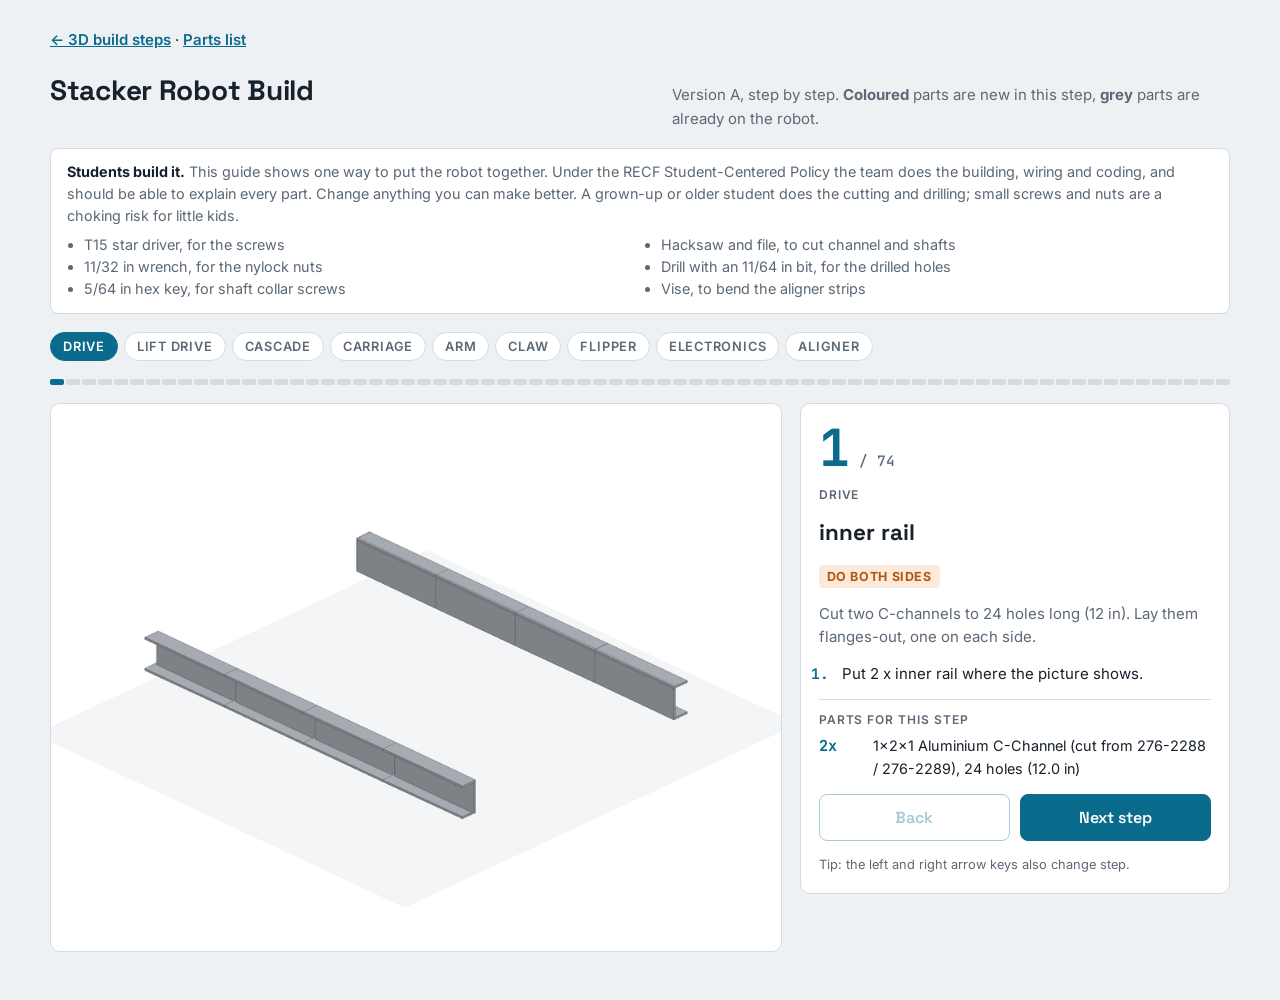
<file: steps/index.html>
<!doctype html>
<meta charset="utf-8">
<meta name="viewport" content="width=device-width, initial-scale=1">
<title>Stacker Robot Build</title>
<link rel="preconnect" href="https://fonts.googleapis.com">
<link rel="stylesheet" href="https://fonts.googleapis.com/css2?family=Space+Grotesk:wght@500;700&family=Inter:wght@400;600&family=JetBrains+Mono:wght@500;700&display=swap">
<style>
/* Layout: an assembly-manual stepper. Big picture on the left, step card on the right, section strip on top. */
:root {
  --bg: #eef1f4; --panel: #ffffff; --ink: #17212b; --muted: #5b6875; --line: #d3dae1;
  --accent: #0a6b8c; --accent-ink: #ffffff; --both: #b4560b; --both-bg: #fbeadb; --pic: #ffffff;
  --f-head: "Space Grotesk", "Segoe UI", system-ui, sans-serif;
  --f-body: "Inter", "Segoe UI", system-ui, sans-serif;
  --f-mono: "JetBrains Mono", ui-monospace, Consolas, monospace;
}
@media (prefers-color-scheme: dark) { :root:not([data-theme="light"]) {
  --bg: #11171d; --panel: #1a222a; --ink: #e6ecf1; --muted: #9aa8b5; --line: #2c3742;
  --accent: #4fb3d6; --accent-ink: #0b1a21; --both: #f0a25f; --both-bg: #3a2616; --pic: #ffffff; color-scheme: dark } }
:root[data-theme="dark"] {
  --bg: #11171d; --panel: #1a222a; --ink: #e6ecf1; --muted: #9aa8b5; --line: #2c3742;
  --accent: #4fb3d6; --accent-ink: #0b1a21; --both: #f0a25f; --both-bg: #3a2616; --pic: #ffffff; color-scheme: dark }

body { background: var(--bg); color: var(--ink); font: 15px/1.55 var(--f-body); }
.wrap { max-width: 1180px; margin: 0 auto; padding-block: 20px 40px;
  padding-left: max(16px, env(safe-area-inset-left, 0px)); padding-right: max(16px, env(safe-area-inset-right, 0px));
  display: grid; gap: 18px; }
h1, h2 { font-family: var(--f-head); text-wrap: balance; margin: 0; }
h1 { font-size: 1.75rem; letter-spacing: -0.01em; }
.top { display: flex; flex-wrap: wrap; gap: 8px 20px; align-items: baseline; justify-content: space-between; }
.top p { margin: 0; color: var(--muted); max-width: 62ch; }
.policy { border: 1px solid var(--line); background: var(--panel); border-radius: 8px; padding: 12px 16px; font-size: 0.9rem; color: var(--muted); }
.policy b { color: var(--ink); }

.sections { display: flex; flex-wrap: wrap; gap: 6px; }
.sections button { font: 600 0.8rem var(--f-body); text-transform: uppercase; letter-spacing: 0.06em;
  border: 1px solid var(--line); background: var(--panel); color: var(--muted); border-radius: 999px; padding: 6px 12px; cursor: pointer; }
.sections button[aria-current="true"] { background: var(--accent); color: var(--accent-ink); border-color: var(--accent); }

.bar { display: flex; gap: 2px; height: 6px; }
.bar i { flex: 1; background: var(--line); border-radius: 2px; cursor: pointer; }
.bar i.done { background: var(--accent); opacity: 0.45; }
.bar i.now { background: var(--accent); }

.stage { display: grid; grid-template-columns: minmax(0, 1.7fr) minmax(0, 1fr); gap: 18px; align-items: start; }
.pic { background: var(--pic); border: 1px solid var(--line); border-radius: 10px; overflow: hidden; }
.pic img { display: block; width: 100%; height: auto; aspect-ratio: 4 / 3; max-width: 100%; }
.card { background: var(--panel); border: 1px solid var(--line); border-radius: 10px; padding: 18px; display: grid; gap: 14px; min-width: 0; }
.num { font: 700 3.2rem/1 var(--f-mono); color: var(--accent); font-variant-numeric: tabular-nums; }
.num small { font-size: 0.9rem; color: var(--muted); font-weight: 500; }
.sec { font: 600 0.75rem var(--f-body); text-transform: uppercase; letter-spacing: 0.08em; color: var(--muted); }
.card h2 { font-size: 1.4rem; }
.both { justify-self: start; font: 700 0.78rem var(--f-body); letter-spacing: 0.05em; text-transform: uppercase;
  color: var(--both); background: var(--both-bg); border-radius: 4px; padding: 4px 8px; }
.note { margin: 0; color: var(--muted); }
.do { margin: 0; padding-left: 1.3em; display: grid; gap: 10px; }
.do li { padding-left: 4px; }
.do li::marker { font: 700 0.9rem var(--f-mono); color: var(--accent); }
.tools { margin: 6px 0 0; padding-left: 1.2em; columns: 2 16em; column-gap: 24px; }
.parts { border-top: 1px solid var(--line); padding-top: 12px; }
.parts h3 { margin: 0 0 8px; font: 600 0.75rem var(--f-body); text-transform: uppercase; letter-spacing: 0.08em; color: var(--muted); }
.parts ul { list-style: none; margin: 0; padding: 0; display: grid; gap: 6px; }
.parts li { display: grid; grid-template-columns: 3.2em minmax(0, 1fr); gap: 8px; font-size: 0.9rem; }
.parts li b { font: 700 0.95rem var(--f-mono); color: var(--accent); font-variant-numeric: tabular-nums; }
.nav { display: flex; gap: 10px; }
.nav button { flex: 1; font: 600 1rem var(--f-head); padding: 12px; border-radius: 8px; cursor: pointer;
  border: 1px solid var(--accent); background: var(--accent); color: var(--accent-ink); }
.nav button.prev { background: transparent; color: var(--accent); }
.nav button:disabled { opacity: 0.35; cursor: default; }
button:focus-visible, .bar i:focus-visible { outline: 3px solid var(--both); outline-offset: 2px; }
.key { font-size: 0.8rem; color: var(--muted); margin: 0; }
@media (max-width: 820px) { .stage { grid-template-columns: minmax(0, 1fr); } .num { font-size: 2.4rem; } }
</style>

<div class="wrap">
  <p style="margin:0"><a href="../" style="color:var(--accent);font-weight:600">&larr; 3D build steps</a> &middot; <a href="../parts.html" style="color:var(--accent);font-weight:600">Parts list</a></p>
  <div class="top">
    <h1>Stacker Robot Build</h1>
    <p>Version A, step by step. <b>Coloured</b> parts are new in this step, <b>grey</b> parts are already on the robot.</p>
  </div>
  <div class="policy"><b>Students build it.</b> This guide shows one way to put the robot together. Under the RECF Student-Centered Policy the team does the building, wiring and coding, and should be able to explain every part. Change anything you can make better. A grown-up or older student does the cutting and drilling; small screws and nuts are a choking risk for little kids.
    <ul class="tools">
      <li>T15 star driver, for the screws</li>
      <li>11/32 in wrench, for the nylock nuts</li>
      <li>5/64 in hex key, for shaft collar screws</li>
      <li>Hacksaw and file, to cut channel and shafts</li>
      <li>Drill with an 11/64 in bit, for the drilled holes</li>
      <li>Vise, to bend the aligner strips</li>
    </ul></div>
  <nav class="sections" id="sections" aria-label="Sections"></nav>
  <div class="bar" id="bar" aria-hidden="true"></div>
  <div class="stage">
    <div class="pic"><img id="img" alt="" width="900" height="675"></div>
    <div class="card">
      <div class="num" id="num"></div>
      <div class="sec" id="sec"></div>
      <h2 id="name"></h2>
      <span class="both" id="both">Do both sides</span>
      <p class="note" id="note"></p>
      <ol class="do" id="do"></ol>
      <div class="parts"><h3>Parts for this step</h3><ul id="parts"></ul></div>
      <div class="nav"><button class="prev" id="prev">Back</button><button id="next">Next step</button></div>
      <p class="key">Tip: the left and right arrow keys also change step.</p>
    </div>
  </div>
</div>

<script>
const STEPS = [{"n": 1, "section": "drive", "name": "inner rail", "both": true, "img": "step-01.png", "do": ["Put 2 x inner rail where the picture shows."], "parts": [[2, "1x2x1 Aluminium C-Channel (cut from 276-2288 / 276-2289), 24 holes (12.0 in)"]]}, {"n": 2, "section": "drive", "name": "outer rail", "both": true, "img": "step-02.png", "do": ["Put 2 x outer rail where the picture shows."], "parts": [[2, "1x2x1 Aluminium C-Channel (cut from 276-2288 / 276-2289), 24 holes (12.0 in)"]]}, {"n": 3, "section": "drive", "name": "rail plate", "both": true, "img": "step-03.png", "do": ["Put 2 x rail plate front where the picture shows.", "Put 2 x rail plate rear where the picture shows."], "parts": [[4, "Aluminium plate strip, cut from 5x25 Aluminium Plate 276-2311"]]}, {"n": 4, "section": "drive", "name": "wheel + gear", "both": true, "img": "step-04.png", "do": ["Push a 1 1/2 in screw through: 2 x washer \u2192 48T gear \u2192 3/8 in nylon spacer \u2192 2 x washer \u2192 omni wheel. Put a nylock nut on the end and tighten it. (do this 4 times)", "Push a 1 1/2 in screw through: 2 x washer \u2192 48T gear \u2192 3/8 in nylon spacer \u2192 2 x washer \u2192 traction wheel. Put a nylock nut on the end and tighten it. (do this 2 times)", "Push a 1 1/2 in screw through: 2 x washer \u2192 48T gear \u2192 2 x washer \u2192 3/8 in nylon spacer \u2192 omni wheel. Put a nylock nut on the end and tighten it. (do this 4 times)", "Push a 1 1/2 in screw through: 2 x washer \u2192 48T gear \u2192 2 x washer \u2192 3/8 in nylon spacer \u2192 traction wheel. Put a nylock nut on the end and tighten it. (do this 2 times)"], "parts": [[12, "#8-32 Nylock Nut 275-1027"], [12, "#8-32 x 1.500\" Star Drive Screw (275-1002..1012 series)"], [2, "2.75\" Anti-Static (traction) Wheel 276-8098"], [4, "2.75\" Omni-Directional Anti-Static Wheel 276-8106"], [12, "3/8\" OD x #8 Nylon Spacer, 0.375\" (276-6340 series)"], [6, "48T High Strength Gear v2 276-7573"], [48, "Steel Washer 275-1024"]]}, {"n": 5, "section": "drive", "name": "wheel", "both": true, "img": "step-05.png", "do": ["Push a 2 1/2 in screw through: inner rail \u2192 1/2 in nylon spacer \u2192 48T gear \u2192 1/4 in nylon spacer \u2192 washer \u2192 omni wheel \u2192 1/4 in nylon spacer \u2192 washer \u2192 outer rail. Put a nylock nut on the end and tighten it. (do this 2 times)", "Push a 2 1/2 in screw through: stage 1 \u2192 inner rail \u2192 1/2 in nylon spacer \u2192 48T gear \u2192 1/4 in nylon spacer \u2192 washer \u2192 traction wheel \u2192 1/4 in nylon spacer \u2192 washer \u2192 outer rail. Put a nylock nut on the end and tighten it. This one also goes through a part from step 19: put it in loosely now, take it out and put it back then.", "Push a 2 1/2 in screw through: inner rail \u2192 1/2 in nylon spacer \u2192 48T gear \u2192 washer \u2192 1/4 in nylon spacer \u2192 omni wheel \u2192 washer \u2192 1/4 in nylon spacer \u2192 outer rail. Put a nylock nut on the end and tighten it. (do this 2 times)", "Push a 2 1/2 in screw through: stage 1 \u2192 inner rail \u2192 1/2 in nylon spacer \u2192 48T gear \u2192 washer \u2192 1/4 in nylon spacer \u2192 traction wheel \u2192 washer \u2192 1/4 in nylon spacer \u2192 outer rail. Put a nylock nut on the end and tighten it. This one also goes through a part from step 19: put it in loosely now, take it out and put it back then."], "parts": [[6, "#8-32 Nylock Nut 275-1027"], [6, "#8-32 x 2.500\" Star Drive Screw (276-8016)"], [12, "3/8\" OD x #8 Nylon Spacer, 0.250\" (276-6340 series)"], [6, "3/8\" OD x #8 Nylon Spacer, 0.500\" (276-6340 series)"], [12, "Steel Washer 275-1024"]]}, {"n": 6, "section": "drive", "name": "motor gear 36T", "both": true, "img": "step-06.png", "do": ["Put 4 x 36T gear where the picture shows."], "parts": [[4, "36T High Strength Gear v2 276-7747"]]}, {"n": 7, "section": "drive", "name": "drive motor", "both": true, "img": "step-07.png", "do": ["Push a 3/4 in screw through: inner rail \u2192 2 x washer \u2192 1/8 in nylon spacer. Screw it into the motor. (do this 4 times)", "Cut a shaft to 2.42 in. Push it through, in this order: outer rail \u2192 shaft collar \u2192 washer \u2192 4.6 mm plastic spacer \u2192 2 x 8 mm plastic spacer \u2192 36T gear \u2192 4.6 mm plastic spacer \u2192 8 mm plastic spacer \u2192 inner rail. Push the end all the way into the motor. Tighten the screw on every shaft collar. (do this 2 times)", "Push a 3/4 in screw through: inner rail \u2192 1/8 in nylon spacer \u2192 2 x washer. Screw it into the motor. (do this 4 times)", "Cut a shaft to 2.42 in. Push it through, in this order: outer rail \u2192 shaft collar \u2192 2 x 8 mm plastic spacer \u2192 4.6 mm plastic spacer \u2192 washer \u2192 36T gear \u2192 8 mm plastic spacer \u2192 4.6 mm plastic spacer \u2192 inner rail. Push the end all the way into the motor. Tighten the screw on every shaft collar. (do this 2 times)"], "parts": [[8, "#8-32 x 0.750\" Star Drive Screw (275-1002..1012 series)"], [8, "3/8\" OD x #8 Nylon Spacer, 0.125\" (276-6340 series)"], [8, "4.6mm Plastic Spacer 276-2018"], [12, "8mm Plastic Spacer 276-2019"], [4, "Shaft 1/8\" square, cut to 2.42 in"], [4, "Shaft Collar 276-2010"], [20, "Steel Washer 275-1024"], [4, "V5 Smart Motor 11W 276-4840 + 600 RPM cartridge 276-5842"]]}, {"n": 8, "section": "drive", "name": "rail tie", "both": true, "img": "step-08.png", "do": ["Push a 3/8 in screw through: inner rail. Screw it into the 2 in standoff. (do this 2 times)", "Push a 3/8 in screw through: outer rail \u2192 3 x washer. Screw it into the 2 in standoff. (do this 3 times)", "Push a 3/8 in screw through: aligner strip \u2192 inner rail. Screw it into the 2 in standoff. This one also goes through a part from step 71: put it in loosely now, take it out and put it back then.", "Push a 3/8 in screw through: outer rail. Screw it into the 2 in standoff. (do this 3 times)", "Push a 3/8 in screw through: inner rail \u2192 3 x washer. Screw it into the 2 in standoff. (do this 2 times)", "Push a 1/2 in screw through: aligner strip \u2192 inner rail \u2192 3 x washer. Screw it into the 2 in standoff. This one also goes through a part from step 71: put it in loosely now, take it out and put it back then."], "parts": [[6, "#8-32 Standoff, 2.00\" (275-1013..1023 series)"], [11, "#8-32 x 0.375\" Star Drive Screw (275-1002..1012 series)"], [1, "#8-32 x 0.500\" Star Drive Screw (275-1002..1012 series)"], [18, "Steel Washer 275-1024"]]}, {"n": 9, "section": "drive", "name": "front brace", "both": false, "img": "step-09.png", "do": ["Push a 3/8 in screw through: front brace \u2192 inner rail. Put a nylock nut on the end and tighten it. (do this 4 times)"], "parts": [[4, "#8-32 Nylock Nut 275-1027"], [4, "#8-32 x 0.375\" Star Drive Screw (275-1002..1012 series)"], [1, "1x2x1 Aluminium C-Channel (cut from 276-2288 / 276-2289), 17 holes (8.5 in)"]]}, {"n": 10, "section": "lift drive", "name": "rear bumper", "both": false, "img": "step-10.png", "do": ["Push a 3/8 in screw through: rear bumper \u2192 inner rail. Put a nylock nut on the end and tighten it. (do this 2 times)"], "parts": [[2, "#8-32 Nylock Nut 275-1027"], [2, "#8-32 x 0.375\" Star Drive Screw (275-1002..1012 series)"], [1, "1x2x1 Aluminium C-Channel (cut from 276-2288 / 276-2289), 17 holes (8.5 in)"]]}, {"n": 11, "section": "lift drive", "name": "winch channel", "both": false, "img": "step-11.png", "do": ["Push a 3/8 in screw through: winch channel \u2192 inner rail. Put a nylock nut on the end and tighten it. (do this 2 times)"], "parts": [[2, "#8-32 Nylock Nut 275-1027"], [2, "#8-32 x 0.375\" Star Drive Screw (275-1002..1012 series)"], [1, "1x2x1 Aluminium C-Channel (cut from 276-2288 / 276-2289), 17 holes (8.5 in)"]]}, {"n": 12, "section": "lift drive", "name": "lift motor plate", "both": true, "img": "step-12.png", "do": ["Put 2 x lift motor plate where the picture shows."], "parts": [[2, "Aluminium plate strip, cut from 5x25 Aluminium Plate 276-2311"]]}, {"n": 13, "section": "lift drive", "name": "lift motor plate standoff", "both": true, "img": "step-13.png", "do": ["Push a 3/8 in screw through: stage 1. Screw it into the 1 in standoff. This one also goes through a part from step 19: put it in loosely now, take it out and put it back then. (do this 2 times)", "Push a 5/8 in screw through: lift motor plate \u2192 1/4 in nylon spacer. Screw it into the 1 in standoff. (do this 2 times)", "Push a 3/8 in screw through: lift motor plate. Screw it into the 1 in standoff. (do this 2 times)", "Push a 5/8 in screw through: stage 1 \u2192 1/4 in nylon spacer. Screw it into the 1 in standoff. This one also goes through a part from step 19: put it in loosely now, take it out and put it back then. (do this 2 times)"], "parts": [[4, "#8-32 Standoff, 1.00\" (275-1013..1023 series)"], [4, "#8-32 x 0.375\" Star Drive Screw (275-1002..1012 series)"], [4, "#8-32 x 0.625\" Star Drive Screw (275-1002..1012 series)"], [4, "3/8\" OD x #8 Nylon Spacer, 0.250\" (276-6340 series)"]]}, {"n": 14, "section": "lift drive", "name": "lift motor gear 60T", "both": false, "img": "step-14.png", "do": ["Put 2 x 60T gear where the picture shows."], "parts": [[2, "60T High Strength Gear v2 276-7748"]]}, {"n": 15, "section": "lift drive", "name": "winch gear 36T", "both": false, "img": "step-15.png", "do": ["Put 2 x 36T gear where the picture shows."], "parts": [[2, "36T High Strength Gear v2 276-7747"]]}, {"n": 16, "section": "lift drive", "name": "lift motor", "both": true, "img": "step-16.png", "do": ["Push a 1/2 in screw through: lift motor plate. Screw it into the motor. (do this 4 times)", "Cut a shaft to 1.00 in. Push it through, in this order: shaft collar \u2192 60T gear \u2192 4.6 mm plastic spacer \u2192 lift motor plate. Push the end all the way into the motor. Tighten the screw on every shaft collar. (do this 2 times)"], "parts": [[4, "#8-32 x 0.500\" Star Drive Screw (275-1002..1012 series)"], [2, "4.6mm Plastic Spacer 276-2018"], [2, "Shaft 1/8\" square, cut to 1.00 in"], [2, "Shaft Collar 276-2010"], [2, "V5 Smart Motor 11W 276-4840 + 200 RPM cartridge 276-5841"]]}, {"n": 17, "section": "lift drive", "name": "winch drum", "both": false, "img": "step-17.png", "do": ["Put 2 x winch drum where the picture shows."], "parts": [[2, "Winch Drum 276-1546-002"]]}, {"n": 18, "section": "lift drive", "name": "winch", "both": false, "img": "step-18.png", "do": ["Cut a shaft to 10.63 in. Push it through, in this order: shaft collar \u2192 lift motor plate \u2192 4.6 mm plastic spacer \u2192 36T gear \u2192 3 x 4.6 mm plastic spacer \u2192 stage 1 \u2192 2 x 4.6 mm plastic spacer \u2192 3 x washer \u2192 winch drum \u2192 8 x 8 mm plastic spacer \u2192 4 x 4.6 mm plastic spacer \u2192 washer \u2192 winch drum \u2192 2 x 4.6 mm plastic spacer \u2192 3 x washer \u2192 stage 1 \u2192 3 x 4.6 mm plastic spacer \u2192 36T gear \u2192 4.6 mm plastic spacer \u2192 lift motor plate \u2192 shaft collar. This one also goes through a part from step 19: put it in loosely now, take it out and put it back then. Tighten the screw on every shaft collar."], "parts": [[16, "4.6mm Plastic Spacer 276-2018"], [8, "8mm Plastic Spacer 276-2019"], [1, "Shaft 1/8\" square, cut to 10.63 in"], [2, "Shaft Collar 276-2010"], [7, "Steel Washer 275-1024"]]}, {"n": 19, "section": "cascade", "name": "stage 1", "both": true, "img": "step-19.png", "do": ["Put 2 x stage 1 where the picture shows."], "parts": [[2, "1x2x1 Aluminium C-Channel (cut from 276-2288 / 276-2289), 30 holes (15.0 in)"]]}, {"n": 20, "section": "cascade", "name": "stage 2", "both": true, "img": "step-20.png", "do": ["Put 2 x stage 2 where the picture shows."], "parts": [[2, "1x2x1 Aluminium C-Channel (cut from 276-2288 / 276-2289), 26 holes (13.0 in)"]]}, {"n": 21, "section": "cascade", "name": "stage 3", "both": true, "img": "step-21.png", "do": ["Put 2 x stage 3 where the picture shows."], "parts": [[2, "1x3x1 Aluminium C-Channel (cut from 276-4359), 28 holes (14.0 in)"]]}, {"n": 22, "section": "cascade", "name": "tower", "both": true, "img": "step-22.png", "do": ["Push a 3/8 in screw through: stage 1 \u2192 inner rail. Put a nylock nut on the end and tighten it. (do this 4 times)"], "parts": [[4, "#8-32 Nylock Nut 275-1027"], [4, "#8-32 x 0.375\" Star Drive Screw (275-1002..1012 series)"]]}, {"n": 23, "section": "cascade", "name": "guide plate 1-2", "both": true, "img": "step-23.png", "do": ["Put 2 x guide plate 1-2 where the picture shows."], "parts": [[2, "Aluminium plate strip, cut from 5x25 Aluminium Plate 276-2311"]]}, {"n": 24, "section": "cascade", "name": "guide plate", "both": true, "img": "step-24.png", "do": ["Push a 3/4 in screw through: guide plate 1-2 \u2192 3/8 in nylon spacer \u2192 2 x washer \u2192 stage 1. Put a nylock nut on the end and tighten it. (do this 2 times)", "Push a 3/4 in screw through: guide plate 2-3 \u2192 3/8 in nylon spacer \u2192 2 x washer \u2192 stage 2. Put a nylock nut on the end and tighten it. This one also goes through a part from step 27: put it in loosely now, take it out and put it back then. (do this 2 times)", "Push a 3/4 in screw through: guide plate 1-2 \u2192 2 x washer \u2192 3/8 in nylon spacer \u2192 stage 1. Put a nylock nut on the end and tighten it. (do this 2 times)", "Push a 3/4 in screw through: guide plate 2-3 \u2192 2 x washer \u2192 3/8 in nylon spacer \u2192 stage 2. Put a nylock nut on the end and tighten it. This one also goes through a part from step 27: put it in loosely now, take it out and put it back then. (do this 2 times)"], "parts": [[8, "#8-32 Nylock Nut 275-1027"], [8, "#8-32 x 0.750\" Star Drive Screw (275-1002..1012 series)"], [8, "3/8\" OD x #8 Nylon Spacer, 0.375\" (276-6340 series)"], [16, "Steel Washer 275-1024"]]}, {"n": 25, "section": "cascade", "name": "guide roller", "both": true, "img": "step-25.png", "do": ["Push a 3/4 in screw through: 1/2 in nylon spacer \u2192 guide plate 1-2. Put a nylock nut on the end and tighten it. (do this 4 times)", "Push a 1/2 in screw through: 1/4 in nylon spacer \u2192 guide plate 1-2. Put a nylock nut on the end and tighten it. (do this 4 times)", "Push a 3/4 in screw through: 1/2 in nylon spacer \u2192 guide plate 2-3. Put a nylock nut on the end and tighten it. This one also goes through a part from step 27: put it in loosely now, take it out and put it back then. (do this 4 times)", "Push a 1/2 in screw through: 1/4 in nylon spacer \u2192 guide plate 2-3. Put a nylock nut on the end and tighten it. This one also goes through a part from step 27: put it in loosely now, take it out and put it back then. (do this 4 times)"], "parts": [[16, "#8-32 Nylock Nut 275-1027"], [8, "#8-32 x 0.500\" Star Drive Screw (275-1002..1012 series)"], [8, "#8-32 x 0.750\" Star Drive Screw (275-1002..1012 series)"], [8, "3/8\" OD x #8 Nylon Spacer, 0.250\" (276-6340 series)"], [8, "3/8\" OD x #8 Nylon Spacer, 0.500\" (276-6340 series)"]]}, {"n": 26, "section": "cascade", "name": "pulley", "both": true, "img": "step-26.png", "do": ["Push a 1 1/2 in screw through: pulley \u2192 1/4 in nylon spacer \u2192 guide plate 1-2 \u2192 3/8 in nylon spacer \u2192 2 x washer \u2192 stage 1. Put a nylock nut on the end and tighten it.", "Push a 1 3/4 in screw through: pulley \u2192 5/8 in nylon spacer \u2192 guide plate 2-3 \u2192 3/8 in nylon spacer \u2192 2 x washer \u2192 stage 2. Put a nylock nut on the end and tighten it. This one also goes through a part from step 27: put it in loosely now, take it out and put it back then.", "Push a 1 1/2 in screw through: pulley \u2192 1/4 in nylon spacer \u2192 guide plate 1-2 \u2192 2 x washer \u2192 3/8 in nylon spacer \u2192 stage 1. Put a nylock nut on the end and tighten it.", "Push a 1 3/4 in screw through: pulley \u2192 5/8 in nylon spacer \u2192 guide plate 2-3 \u2192 2 x washer \u2192 3/8 in nylon spacer \u2192 stage 2. Put a nylock nut on the end and tighten it. This one also goes through a part from step 27: put it in loosely now, take it out and put it back then."], "parts": [[4, "#8-32 Nylock Nut 275-1027"], [2, "#8-32 x 1.500\" Star Drive Screw (275-1002..1012 series)"], [2, "#8-32 x 1.750\" Star Drive Screw (275-1002..1012 series)"], [2, "3/8\" OD x #8 Nylon Spacer, 0.250\""], [4, "3/8\" OD x #8 Nylon Spacer, 0.375\" (276-6340 series)"], [2, "3/8\" OD x #8 Nylon Spacer, 0.625\""], [4, "Pulley from Winch and Pulley Kit 276-1546"], [8, "Steel Washer 275-1024"]]}, {"n": 27, "section": "cascade", "name": "guide plate 2-3", "both": true, "img": "step-27.png", "do": ["Put 2 x guide plate 2-3 where the picture shows."], "parts": [[2, "Aluminium plate strip, cut from 5x25 Aluminium Plate 276-2311"]]}, {"n": 28, "section": "cascade", "name": "foot plate", "both": true, "img": "step-28.png", "do": ["Push a 3/8 in screw through: rail plate front \u2192 inner rail. Put a nylock nut on the end and tighten it. (do this 4 times)", "Push a 3/8 in screw through: rail plate rear \u2192 inner rail. Put a nylock nut on the end and tighten it. (do this 4 times)"], "parts": [[8, "#8-32 Nylock Nut 275-1027"], [8, "#8-32 x 0.375\" Star Drive Screw (275-1002..1012 series)"]]}, {"n": 29, "section": "cascade", "name": "tower diagonal", "both": true, "img": "step-29.png", "do": ["Put 2 x tower diagonal front where the picture shows.", "Put 2 x tower diagonal rear where the picture shows."], "parts": [[2, "1x2x1 Aluminium C-Channel (cut from 276-2288 / 276-2289), 18 holes (9.0 in)"], [2, "1x2x1 Aluminium C-Channel (cut from 276-2288 / 276-2289), 6 holes (3.0 in)"]]}, {"n": 30, "section": "cascade", "name": "diagonal foot", "both": true, "img": "step-30.png", "do": ["Push a 1/2 in screw through: rail plate front \u2192 1/8 in nylon spacer \u2192 tower diagonal front. Put a nylock nut on the end and tighten it. (do this 2 times)", "Push a 3/8 in screw through: rail plate rear \u2192 tower diagonal rear. Put a nylock nut on the end and tighten it. (do this 2 times)"], "parts": [[4, "#8-32 Nylock Nut 275-1027"], [2, "#8-32 x 0.375\" Star Drive Screw (275-1002..1012 series)"], [2, "#8-32 x 0.500\" Star Drive Screw (275-1002..1012 series)"], [2, "3/8\" OD x #8 Nylon Spacer, 0.125\" (276-6340 series)"]]}, {"n": 31, "section": "cascade", "name": "diagonal top", "both": true, "img": "step-31.png", "do": ["Push a 1/2 in screw through: stage 1 \u2192 1/8 in nylon spacer \u2192 tower diagonal front. Put a nylock nut on the end and tighten it. (do this 2 times)", "Push a 3/8 in screw through: stage 1 \u2192 tower diagonal rear. Put a nylock nut on the end and tighten it. (do this 2 times)"], "parts": [[4, "#8-32 Nylock Nut 275-1027"], [2, "#8-32 x 0.375\" Star Drive Screw (275-1002..1012 series)"], [2, "#8-32 x 0.500\" Star Drive Screw (275-1002..1012 series)"], [2, "3/8\" OD x #8 Nylon Spacer, 0.125\" (276-6340 series)"]]}, {"n": 32, "section": "cascade", "name": "string tie", "both": true, "img": "step-32.png", "do": ["Push a 1 1/4 in screw through: stage 2 \u2192 2 x washer \u2192 3/8 in nylon spacer \u2192 1/2 in nylon spacer. Put a nylock nut on the end and tighten it.", "Push a 1 3/4 in screw through: stage 1 \u2192 2 x washer \u2192 3/8 in nylon spacer \u2192 7/8 in nylon spacer. Put a nylock nut on the end and tighten it.", "Push a 1 3/4 in screw through: stage 3 \u2192 2 x washer \u2192 3/8 in nylon spacer \u2192 7/8 in nylon spacer. Put a nylock nut on the end and tighten it.", "Push a 1 1/4 in screw through: stage 2 \u2192 3/8 in nylon spacer \u2192 2 x washer \u2192 1/2 in nylon spacer. Put a nylock nut on the end and tighten it.", "Push a 1 3/4 in screw through: stage 1 \u2192 3/8 in nylon spacer \u2192 2 x washer \u2192 7/8 in nylon spacer. Put a nylock nut on the end and tighten it.", "Push a 1 3/4 in screw through: stage 3 \u2192 3/8 in nylon spacer \u2192 2 x washer \u2192 7/8 in nylon spacer. Put a nylock nut on the end and tighten it."], "parts": [[6, "#8-32 Nylock Nut 275-1027"], [2, "#8-32 x 1.250\" Star Drive Screw (275-1002..1012 series)"], [4, "#8-32 x 1.750\" Star Drive Screw (275-1002..1012 series)"], [6, "3/8\" OD x #8 Nylon Spacer"], [6, "3/8\" OD x #8 Nylon Spacer, 0.375\" (276-6340 series)"], [12, "Steel Washer 275-1024"]]}, {"n": 33, "section": "cascade", "name": "lift string", "both": true, "img": "step-33.png", "do": ["Put 8 x lift string where the picture shows."], "parts": [[8, "Rope, 4ft 276-1546-005"]]}, {"n": 34, "section": "cascade", "name": "tower brace low", "both": false, "img": "step-34.png", "do": ["Push a 1 1/4 in screw through: stage 1 \u2192 1/4 in nylon spacer \u2192 1/2 in nylon spacer \u2192 tower brace low. Put a nylock nut on the end and tighten it. (do this 4 times)"], "parts": [[4, "#8-32 Nylock Nut 275-1027"], [4, "#8-32 x 1.250\" Star Drive Screw (275-1002..1012 series)"], [1, "1x2x1 Aluminium C-Channel (cut from 276-2288 / 276-2289), 15 holes (7.5 in)"], [4, "3/8\" OD x #8 Nylon Spacer, 0.250\" (276-6340 series)"], [4, "3/8\" OD x #8 Nylon Spacer, 0.500\" (276-6340 series)"]]}, {"n": 35, "section": "cascade", "name": "tower brace high", "both": false, "img": "step-35.png", "do": ["Push a 1 1/4 in screw through: stage 1 \u2192 1/4 in nylon spacer \u2192 1/2 in nylon spacer \u2192 tower brace high. Put a nylock nut on the end and tighten it. (do this 4 times)"], "parts": [[4, "#8-32 Nylock Nut 275-1027"], [4, "#8-32 x 1.250\" Star Drive Screw (275-1002..1012 series)"], [1, "1x2x1 Aluminium C-Channel (cut from 276-2288 / 276-2289), 25 holes (12.5 in)"], [4, "3/8\" OD x #8 Nylon Spacer, 0.250\" (276-6340 series)"], [4, "3/8\" OD x #8 Nylon Spacer, 0.500\" (276-6340 series)"]]}, {"n": 36, "section": "cascade", "name": "stage 2 tie", "both": false, "img": "step-36.png", "do": ["Push a 3/8 in screw through: stage 2. Screw it into the 6.00 in standoff.", "Push a 1 3/4 in screw through: stage 2 \u2192 3/8 in nylon spacer \u2192 2 x 1/2 in nylon spacer. Screw it into the 6.00 in standoff."], "parts": [[1, "#8-32 Standoff, 6.00\" (275-1013..1023 series)"], [1, "#8-32 x 0.375\" Star Drive Screw (275-1002..1012 series)"], [1, "#8-32 x 1.750\" Star Drive Screw (275-1002..1012 series)"], [1, "3/8\" OD x #8 Nylon Spacer, 0.375\" (276-6340 series)"], [2, "3/8\" OD x #8 Nylon Spacer, 0.500\" (276-6340 series)"]]}, {"n": 37, "section": "cascade", "name": "stage 3 tie", "both": false, "img": "step-37.png", "do": ["Push a 3/8 in screw through: stage 3. Screw it into the 6.00 in standoff.", "Push a 1 3/4 in screw through: stage 3 \u2192 3/8 in nylon spacer \u2192 2 x 1/2 in nylon spacer. Screw it into the 6.00 in standoff."], "parts": [[1, "#8-32 Standoff, 6.00\" (275-1013..1023 series)"], [1, "#8-32 x 0.375\" Star Drive Screw (275-1002..1012 series)"], [1, "#8-32 x 1.750\" Star Drive Screw (275-1002..1012 series)"], [1, "3/8\" OD x #8 Nylon Spacer, 0.375\" (276-6340 series)"], [2, "3/8\" OD x #8 Nylon Spacer, 0.500\" (276-6340 series)"]]}, {"n": 38, "section": "carriage", "name": "pivot plate", "both": true, "img": "step-38.png", "do": ["Put 2 x pivot plate where the picture shows."], "parts": [[2, "Aluminium plate strip, cut from 5x25 Aluminium Plate 276-2311"]]}, {"n": 39, "section": "carriage", "name": "carriage standoff", "both": true, "img": "step-39.png", "do": ["Push a 3/8 in screw through: pivot plate. Screw it into the 2 in standoff. (do this 4 times)", "Push a 3/4 in screw through: stage 3 \u2192 2 x washer \u2192 3/8 in nylon spacer. Screw it into the 2 in standoff. (do this 4 times)", "Push a 3/8 in screw through: stage 3. Screw it into the 2 in standoff. (do this 4 times)", "Push a 3/4 in screw through: pivot plate \u2192 2 x washer \u2192 3/8 in nylon spacer. Screw it into the 2 in standoff. (do this 4 times)"], "parts": [[8, "#8-32 Standoff, 2.00\" (275-1013..1023 series)"], [8, "#8-32 x 0.375\" Star Drive Screw (275-1002..1012 series)"], [8, "#8-32 x 0.750\" Star Drive Screw (275-1002..1012 series)"], [8, "3/8\" OD x #8 Nylon Spacer, 0.375\" (276-6340 series)"], [16, "Steel Washer 275-1024"]]}, {"n": 40, "section": "carriage", "name": "arm idler 36T", "both": false, "img": "step-40.png", "do": ["Put 36T gear where the picture shows."], "parts": [[1, "36T High Strength Gear v2 276-7747"]]}, {"n": 41, "section": "carriage", "name": "arm idler", "both": false, "img": "step-41.png", "do": ["Push a 1 in screw through: pivot plate \u2192 1/8 in nylon spacer \u2192 36T gear. Put a nylock nut on the end and tighten it."], "parts": [[1, "#8-32 Nylock Nut 275-1027"], [1, "#8-32 x 1.000\" Star Drive Screw (275-1002..1012 series)"], [1, "3/8\" OD x #8 Nylon Spacer, 0.125\" (276-6340 series)"]]}, {"n": 42, "section": "carriage", "name": "arm pinion 12T", "both": false, "img": "step-42.png", "do": ["Put 12T gear where the picture shows."], "parts": [[1, "12T Metal Gear 276-7368"]]}, {"n": 43, "section": "carriage", "name": "arm motor", "both": false, "img": "step-43.png", "do": ["Push a 1/2 in screw through: pivot plate. Screw it into the motor. (do this 2 times)", "Cut a shaft to 0.95 in. Push it through, in this order: shaft collar \u2192 12T gear \u2192 4 x washer \u2192 pivot plate. Push the end all the way into the motor. Tighten the screw on every shaft collar."], "parts": [[2, "#8-32 x 0.500\" Star Drive Screw (275-1002..1012 series)"], [1, "Shaft 1/8\" square, cut to 0.95 in"], [1, "Shaft Collar 276-2010"], [4, "Steel Washer 275-1024"], [1, "V5 Smart Motor 11W 276-4840 + 200 RPM cartridge 276-5841"]]}, {"n": 44, "section": "carriage", "name": "fixed sprocket", "both": false, "img": "step-44.png", "do": ["Put sprocket where the picture shows."], "parts": [[1, "18T High Strength Sprocket 276-3878"]]}, {"n": 45, "section": "carriage", "name": "arm pivot", "both": false, "img": "step-45.png", "do": ["Push a 1/2 in screw through: pivot plate \u2192 bearing flat. Put a nylock nut on the end and tighten it. (do this 4 times)", "Cut a shaft to 3.25 in. Push it through, in this order: shaft collar \u2192 bearing flat \u2192 pivot plate \u2192 2 x washer \u2192 sprocket \u2192 8 mm plastic spacer \u2192 washer \u2192 arm \u2192 8 mm plastic spacer \u2192 3 x 4.6 mm plastic spacer \u2192 washer \u2192 60T gear \u2192 4 x washer \u2192 pivot plate \u2192 bearing flat \u2192 shaft collar. This one also goes through a part from step 46: put it in loosely now, take it out and put it back then. Tighten the screw on every shaft collar."], "parts": [[4, "#8-32 Nylock Nut 275-1027"], [4, "#8-32 x 0.500\" Star Drive Screw (275-1002..1012 series)"], [3, "4.6mm Plastic Spacer 276-2018"], [2, "8mm Plastic Spacer 276-2019"], [2, "Bearing Flat 276-1209"], [1, "Shaft 1/8\" square, cut to 3.25 in"], [2, "Shaft Collar 276-2010"], [8, "Steel Washer 275-1024"]]}, {"n": 46, "section": "arm", "name": "arm", "both": false, "img": "step-46.png", "do": ["Put arm where the picture shows."], "parts": [[1, "1x2x1 Aluminium C-Channel (cut from 276-2288 / 276-2289), 20 holes (10.0 in)"]]}, {"n": 47, "section": "arm", "name": "arm gear 60T", "both": false, "img": "step-47.png", "do": ["Put 60T gear where the picture shows."], "parts": [[1, "60T High Strength Gear v2 276-7748"]]}, {"n": 48, "section": "arm", "name": "arm gear", "both": false, "img": "step-48.png", "do": ["Push a 1 3/4 in screw through: 60T gear \u2192 washer \u2192 3/8 in nylon spacer \u2192 1/2 in nylon spacer \u2192 arm. Put a nylock nut on the end and tighten it."], "parts": [[1, "#8-32 Nylock Nut 275-1027"], [1, "#8-32 x 1.750\" Star Drive Screw (275-1002..1012 series)"], [1, "3/8\" OD x #8 Nylon Spacer, 0.375\" (276-6340 series)"], [1, "3/8\" OD x #8 Nylon Spacer, 0.500\" (276-6340 series)"], [1, "Steel Washer 275-1024"]]}, {"n": 49, "section": "claw", "name": "claw side", "both": true, "img": "step-49.png", "do": ["Put 2 x claw side where the picture shows."], "parts": [[2, "1x2x1 Aluminium C-Channel (cut from 276-2288 / 276-2289), 9 holes (4.5 in)"]]}, {"n": 50, "section": "claw", "name": "hanger plate", "both": true, "img": "step-50.png", "do": ["Put 2 x hanger plate where the picture shows."], "parts": [[2, "Aluminium plate strip, cut from 5x25 Aluminium Plate 276-2311"]]}, {"n": 51, "section": "claw", "name": "hanger", "both": true, "img": "step-51.png", "do": ["Push a 3/8 in screw through: hanger plate \u2192 claw side. Put a nylock nut on the end and tighten it. (do this 4 times)"], "parts": [[4, "#8-32 Nylock Nut 275-1027"], [4, "#8-32 x 0.375\" Star Drive Screw (275-1002..1012 series)"]]}, {"n": 52, "section": "claw", "name": "wrist sprocket", "both": false, "img": "step-52.png", "do": ["Put sprocket where the picture shows."], "parts": [[1, "18T High Strength Sprocket 276-3878"]]}, {"n": 53, "section": "claw", "name": "wrist", "both": false, "img": "step-53.png", "do": ["Cut a shaft to 4.13 in. Push it through, in this order: shaft collar \u2192 hanger plate \u2192 2 x 8 mm plastic spacer \u2192 sprocket \u2192 8 mm plastic spacer \u2192 washer \u2192 arm \u2192 8 mm plastic spacer \u2192 3 x 4.6 mm plastic spacer \u2192 3 x 8 mm plastic spacer \u2192 4.6 mm plastic spacer \u2192 3 x washer \u2192 hanger plate \u2192 shaft collar. Tighten the screw on every shaft collar."], "parts": [[4, "4.6mm Plastic Spacer 276-2018"], [7, "8mm Plastic Spacer 276-2019"], [1, "Shaft 1/8\" square, cut to 4.13 in"], [2, "Shaft Collar 276-2010"], [4, "Steel Washer 275-1024"]]}, {"n": 54, "section": "claw", "name": "claw tie", "both": false, "img": "step-54.png", "do": ["Push a 3/8 in screw through: claw side. Screw it into the 3 in standoff.", "Push a 3/4 in screw through: claw side \u2192 3/8 in nylon spacer. Screw it into the 3 in standoff."], "parts": [[1, "#8-32 Standoff, 3.00\" (275-1013..1023 series)"], [1, "#8-32 x 0.375\" Star Drive Screw (275-1002..1012 series)"], [1, "#8-32 x 0.750\" Star Drive Screw (275-1002..1012 series)"], [1, "3/8\" OD x #8 Nylon Spacer, 0.375\" (276-6340 series)"]]}, {"n": 55, "section": "claw", "name": "claw gear 24T", "both": false, "img": "step-55.png", "do": ["Put 4 x 24T gear where the picture shows."], "parts": [[4, "24T High Strength Gear V2 276-7572"]]}, {"n": 56, "section": "claw", "name": "gear cover plate", "both": false, "img": "step-56.png", "do": ["Put gear cover plate where the picture shows."], "parts": [[1, "Aluminium plate strip, cut from 5x25 Aluminium Plate 276-2311"]]}, {"n": 57, "section": "claw", "name": "claw idler", "both": false, "img": "step-57.png", "do": ["Push a 1 1/4 in screw through: claw side \u2192 1/4 in nylon spacer \u2192 24T gear \u2192 washer \u2192 gear cover plate. Put a nylock nut on the end and tighten it. (do this 2 times)"], "parts": [[2, "#8-32 Nylock Nut 275-1027"], [2, "#8-32 x 1.250\" Star Drive Screw (275-1002..1012 series)"], [2, "3/8\" OD x #8 Nylon Spacer, 0.250\" (276-6340 series)"], [2, "Steel Washer 275-1024"]]}, {"n": 58, "section": "claw", "name": "flex wheel", "both": false, "img": "step-58.png", "do": ["Put 4 x 2 in flex wheel where the picture shows."], "parts": [[4, "Straight Flex Wheel 2\" OD x 1/2\" wide, 30A 217-6353"]]}, {"n": 59, "section": "claw", "name": "claw motor", "both": false, "img": "step-59.png", "do": ["Push a 1/2 in screw through: claw side. Screw it into the motor. (do this 2 times)"], "parts": [[2, "#8-32 x 0.500\" Star Drive Screw (275-1002..1012 series)"], [1, "V5 Smart Motor 5.5W 276-4842"]]}, {"n": 60, "section": "claw", "name": "roller", "both": false, "img": "step-60.png", "do": ["Push a 3/8 in screw through: bearing flat \u2192 claw side. Put a nylock nut on the end and tighten it. (do this 6 times)", "Cut a shaft to 4.61 in. Push it through, in this order: shaft collar \u2192 gear cover plate \u2192 washer \u2192 24T gear \u2192 4 x washer \u2192 bearing flat \u2192 claw side \u2192 washer \u2192 4.6 mm plastic spacer \u2192 8 mm plastic spacer \u2192 2 in flex wheel \u2192 washer \u2192 4 x 8 mm plastic spacer \u2192 2 in flex wheel \u2192 washer \u2192 4.6 mm plastic spacer \u2192 8 mm plastic spacer \u2192 claw side. Push the end all the way into the motor. Tighten the screw on every shaft collar.", "Cut a shaft to 4.99 in. Push it through, in this order: shaft collar \u2192 bearing flat \u2192 claw side \u2192 8 mm plastic spacer \u2192 4.6 mm plastic spacer \u2192 washer \u2192 2 in flex wheel \u2192 4 x 8 mm plastic spacer \u2192 washer \u2192 2 in flex wheel \u2192 8 mm plastic spacer \u2192 4.6 mm plastic spacer \u2192 washer \u2192 claw side \u2192 bearing flat \u2192 4 x washer \u2192 24T gear \u2192 washer \u2192 gear cover plate \u2192 shaft collar. Tighten the screw on every shaft collar."], "parts": [[6, "#8-32 Nylock Nut 275-1027"], [6, "#8-32 x 0.375\" Star Drive Screw (275-1002..1012 series)"], [4, "4.6mm Plastic Spacer 276-2018"], [12, "8mm Plastic Spacer 276-2019"], [3, "Bearing Flat 276-1209"], [1, "Shaft 1/8\" square, cut to 4.61 in"], [1, "Shaft 1/8\" square, cut to 4.99 in"], [3, "Shaft Collar 276-2010"], [16, "Steel Washer 275-1024"]]}, {"n": 61, "section": "flipper", "name": "flipper motor", "both": false, "img": "step-61.png", "do": ["Push a 1/2 in screw through: tower brace high. Screw it into the motor. (do this 2 times)"], "parts": [[2, "#8-32 x 0.500\" Star Drive Screw (275-1002..1012 series)"], [1, "V5 Smart Motor 5.5W 276-4842"]]}, {"n": 62, "section": "flipper", "name": "flipper wheel", "both": false, "img": "step-62.png", "do": ["Put 3 in flex wheel where the picture shows."], "parts": [[1, "Straight Flex Wheel 3\" OD x 1\" wide, 30A 217-6447"]]}, {"n": 63, "section": "flipper", "name": "flipper support plate", "both": false, "img": "step-63.png", "do": ["Put flipper support plate where the picture shows."], "parts": [[1, "Aluminium plate strip, cut from 5x25 Aluminium Plate 276-2311"]]}, {"n": 64, "section": "flipper", "name": "flipper support standoff", "both": false, "img": "step-64.png", "do": ["Push a 3/8 in screw through: flipper support plate. Screw it into the 1 1/2 in standoff. (do this 2 times)", "Push a 1/2 in screw through: tower brace high \u2192 1/8 in nylon spacer. Screw it into the 1 1/2 in standoff. (do this 2 times)"], "parts": [[2, "#8-32 Standoff, 1.50\" (275-1013..1023 series)"], [2, "#8-32 x 0.375\" Star Drive Screw (275-1002..1012 series)"], [2, "#8-32 x 0.500\" Star Drive Screw (275-1002..1012 series)"], [2, "3/8\" OD x #8 Nylon Spacer, 0.125\" (276-6340 series)"]]}, {"n": 65, "section": "flipper", "name": "flipper", "both": false, "img": "step-65.png", "do": ["Cut a shaft to 2.01 in. Push it through, in this order: shaft collar \u2192 flipper support plate \u2192 3 x washer \u2192 3 in flex wheel \u2192 8 mm plastic spacer \u2192 4.6 mm plastic spacer \u2192 washer \u2192 tower brace high. Push the end all the way into the motor. Tighten the screw on every shaft collar."], "parts": [[1, "4.6mm Plastic Spacer 276-2018"], [1, "8mm Plastic Spacer 276-2019"], [1, "Shaft 1/8\" square, cut to 2.01 in"], [1, "Shaft Collar 276-2010"], [4, "Steel Washer 275-1024"]]}, {"n": 66, "section": "electronics", "name": "brain", "both": false, "img": "step-66.png", "do": ["Put brain where the picture shows."], "parts": [[1, "V5 Robot Brain 276-4810"]]}, {"n": 67, "section": "electronics", "name": "radio", "both": false, "img": "step-67.png", "do": ["Put radio where the picture shows."], "parts": [[1, "V5 Robot Radio 276-4831"]]}, {"n": 68, "section": "electronics", "name": "battery", "both": false, "img": "step-68.png", "do": ["Put battery where the picture shows."], "parts": [[1, "V5 Robot Battery 276-4811"]]}, {"n": 69, "section": "electronics", "name": "AI vision sensor", "both": false, "img": "step-69.png", "do": ["Put AI vision sensor where the picture shows."], "parts": [[1, "V5 AI Vision Sensor 276-8659"]]}, {"n": 70, "section": "electronics", "name": "AI vision lens", "both": false, "img": "step-70.png", "do": ["Put AI vision lens where the picture shows."], "parts": [[1, "(part of the AI Vision Sensor)"]]}, {"n": 71, "section": "aligner", "name": "aligner strip", "both": true, "img": "step-71.png", "do": ["Put 8 x aligner strip where the picture shows."], "parts": [[8, "Aluminium plate strip, cut from 5x25 Aluminium Plate 276-2311"]]}, {"n": 72, "section": "aligner", "name": "aligner", "both": true, "img": "step-72.png", "do": ["Push a 3/8 in screw through: inner rail \u2192 aligner strip. Put a nylock nut on the end and tighten it. (do this 2 times)"], "parts": [[2, "#8-32 Nylock Nut 275-1027"], [2, "#8-32 x 0.375\" Star Drive Screw (275-1002..1012 series)"]]}, {"n": 73, "section": "aligner", "name": "distance sensor", "both": false, "img": "step-73.png", "do": ["Push a 1 1/4 in screw through: front brace \u2192 distance sensor. Put a nylock nut on the end and tighten it. (do this 2 times)"], "parts": [[2, "#8-32 Nylock Nut 275-1027"], [2, "#8-32 x 1.250\" Star Drive Screw (275-1002..1012 series)"], [1, "V5 Distance Sensor 276-4852"]]}, {"n": 74, "section": "aligner", "name": "inertial sensor", "both": false, "img": "step-74.png", "do": ["Push a 1 1/4 in screw through: front brace \u2192 inertial sensor. Put a nylock nut on the end and tighten it. (do this 2 times)"], "parts": [[2, "#8-32 Nylock Nut 275-1027"], [2, "#8-32 x 1.250\" Star Drive Screw (275-1002..1012 series)"], [1, "V5 Inertial Sensor 276-4855"]]}];
const TITLES = { 'wheel': 'wheel axle screws', 'tower': 'tower screws', 'slider': 'slider screws', 'aligner': 'aligner screws',
  'arm gear': 'arm gear screw', 'hanger': 'hanger screws', 'wrist': 'wrist shaft', 'flipper': 'flipper shaft', 'roller': 'roller shaft',
  'winch': 'winch shaft', 'arm pivot': 'arm pivot shaft' };
const NOTES = {
  'inner rail': 'Cut two C-channels to 24 holes long (12 in). Lay them flanges-out, one on each side.',
  'outer rail': 'Same length as the inner rails. The wheels and wheel gears will sit between the inner and outer rail.',
  'rail plate': 'Cut the plate strips and count holes from the picture. They hold the inner and outer rail together.',
  'wheel + gear': 'Do this on the table first. Hold a 48T gear flat against a wheel hub. Push a 1.5 in screw through the gear and the wheel, with 2 washers under the head so the head sits down in the gear\'s pocket. Nylock on the wheel side. 2 screws per wheel. Make 6: 4 omni wheels and 2 traction wheels.',
  'wheel': 'A 2.5 in screw is the axle, no metal shaft. It goes inner rail, spacers, wheel + gear, spacers, outer rail. Tighten the nylock, then spin the wheel by hand: it must turn freely. Put the traction wheel where the picture shows it.',
  'motor gear 36T': 'The 36T gear goes on the motor shaft and meshes with the 48T wheel gear.',
  'drive motor': 'Blue 600 RPM cartridge in every drive motor. 36T to 48T makes 450 RPM at the wheels. Left motors to ports 1 and 2, right to ports 3 and 4.',
  'rail tie': 'The standoffs keep the two rails at the right gap. Push each wheel sideways: nothing should rub.',
  'front brace': 'Before you tighten, measure both diagonals of the drive. When they match, the base is square.',
  'winch drum': 'Tie the lift string to the drum before it goes in. Wind a few turns on.',
  'lift motor': 'Green 200 RPM cartridges. The 60T gear drives the 36T winch gear, so the winch spins faster. Ports 5 and 6.',
  'stage 1': 'The biggest stage. It is fixed to the base.',
  'stage 3': 'Stage 3 is the wider 1x3x1 channel.',
  'slider 1-2': 'The low-profile bearing flats let one stage slide along the next. Slide it by hand: smooth, no catching.',
  'slider 2-3': 'Same as before. Check again by hand that both stages slide the whole way.',
  'pulley': 'Run the string from the winch over the pulleys as shown. It should be tight with the lift down.',
  'tower diagonal': 'The diagonals stop the tower from leaning. Tighten them last on this side.',
  'arm motor': 'Green 200 RPM cartridge, port 7. The 12T pinion drives the 60T arm gear.',
  'claw motor': '5.5 W motor, port 8. It spins the flex wheels that grab the Pin.',
  'flex wheel': 'Flex wheels squeeze the Pin. Check they touch a Pin on both sides, a little squashed.',
  'flipper wheel': 'This wheel rolls a Toggle over. After you flip a Toggle, do not touch it again (rule SC4).',
  'flipper motor': '5.5 W motor, port 9.',
  'brain': 'Fix it with screws or zip ties where shown. Keep wires away from gears and the lift.',
  'battery': 'Strap it down so it cannot slide. It is the heaviest part, keep it low.',
  'aligner strip': 'Cut strips 1 hole wide. Bend each one 45 degrees in, straight, then 45 degrees out, so the two sides make a V in front of the robot. Bending is legal (R27). Use a vise and bend slowly.',
  'distance sensor': 'Faces forward, looking out through the V. Port 11. It tells the robot how close the Goal is.',
  'inertial sensor': 'Hold the sensor on the front brace and mark its 2 holes, then drill them (drilling is legal, R27). Port 12. Keep the robot still for 2 seconds after you turn it on while it calibrates.'
};
const $ = id => document.getElementById(id);
const sections = [...new Set(STEPS.map(s => s.section))];
let cur = 0;

$('sections').innerHTML = sections.map(s => `<button type="button" data-s="${s}">${s}</button>`).join('');
$('bar').innerHTML = STEPS.map((s, i) => `<i data-i="${i}" title="Step ${s.n}"></i>`).join('');

function show(i) {
  cur = Math.max(0, Math.min(STEPS.length - 1, i));
  const s = STEPS[cur];
  $('img').src = s.img;
  $('img').alt = `Step ${s.n}: ${TITLES[s.name] || s.name}. New parts in colour.`;
  $('num').innerHTML = `${s.n}<small> / ${STEPS.length}</small>`;
  $('sec').textContent = s.section;
  $('name').textContent = TITLES[s.name] || s.name;
  $('both').hidden = !s.both;
  $('note').textContent = NOTES[s.name] || '';
  $('note').hidden = !NOTES[s.name];
  $('do').innerHTML = '';
  s.do.forEach(d => { const li = document.createElement('li'); li.textContent = d; $('do').appendChild(li); });
  $('parts').innerHTML = s.parts.map(([q, l]) => `<li><b>${q}x</b><span>${l}</span></li>`).join('');
  $('prev').disabled = cur === 0;
  $('next').disabled = cur === STEPS.length - 1;
  document.querySelectorAll('#sections button').forEach(b => b.setAttribute('aria-current', b.dataset.s === s.section));
  document.querySelectorAll('#bar i').forEach((b, k) => b.className = k < cur ? 'done' : (k === cur ? 'now' : ''));
  if (STEPS[cur + 1]) new Image().src = STEPS[cur + 1].img;
  if (location.hash !== '#s' + s.n) history.replaceState(null, '', '#s' + s.n);
}
const fromHash = () => { const m = /^#s(\d+)$/.exec(location.hash); return m ? +m[1] - 1 : 0; };
$('prev').onclick = () => show(cur - 1);
$('next').onclick = () => show(cur + 1);
$('sections').onclick = e => { const b = e.target.closest('button'); if (b) show(STEPS.findIndex(s => s.section === b.dataset.s)); };
$('bar').onclick = e => { if (e.target.dataset.i) show(+e.target.dataset.i); };
addEventListener('keydown', e => { if (e.key === 'ArrowRight') show(cur + 1); if (e.key === 'ArrowLeft') show(cur - 1); });
addEventListener('hashchange', () => show(fromHash()));
show(fromHash());
</script>
</file>
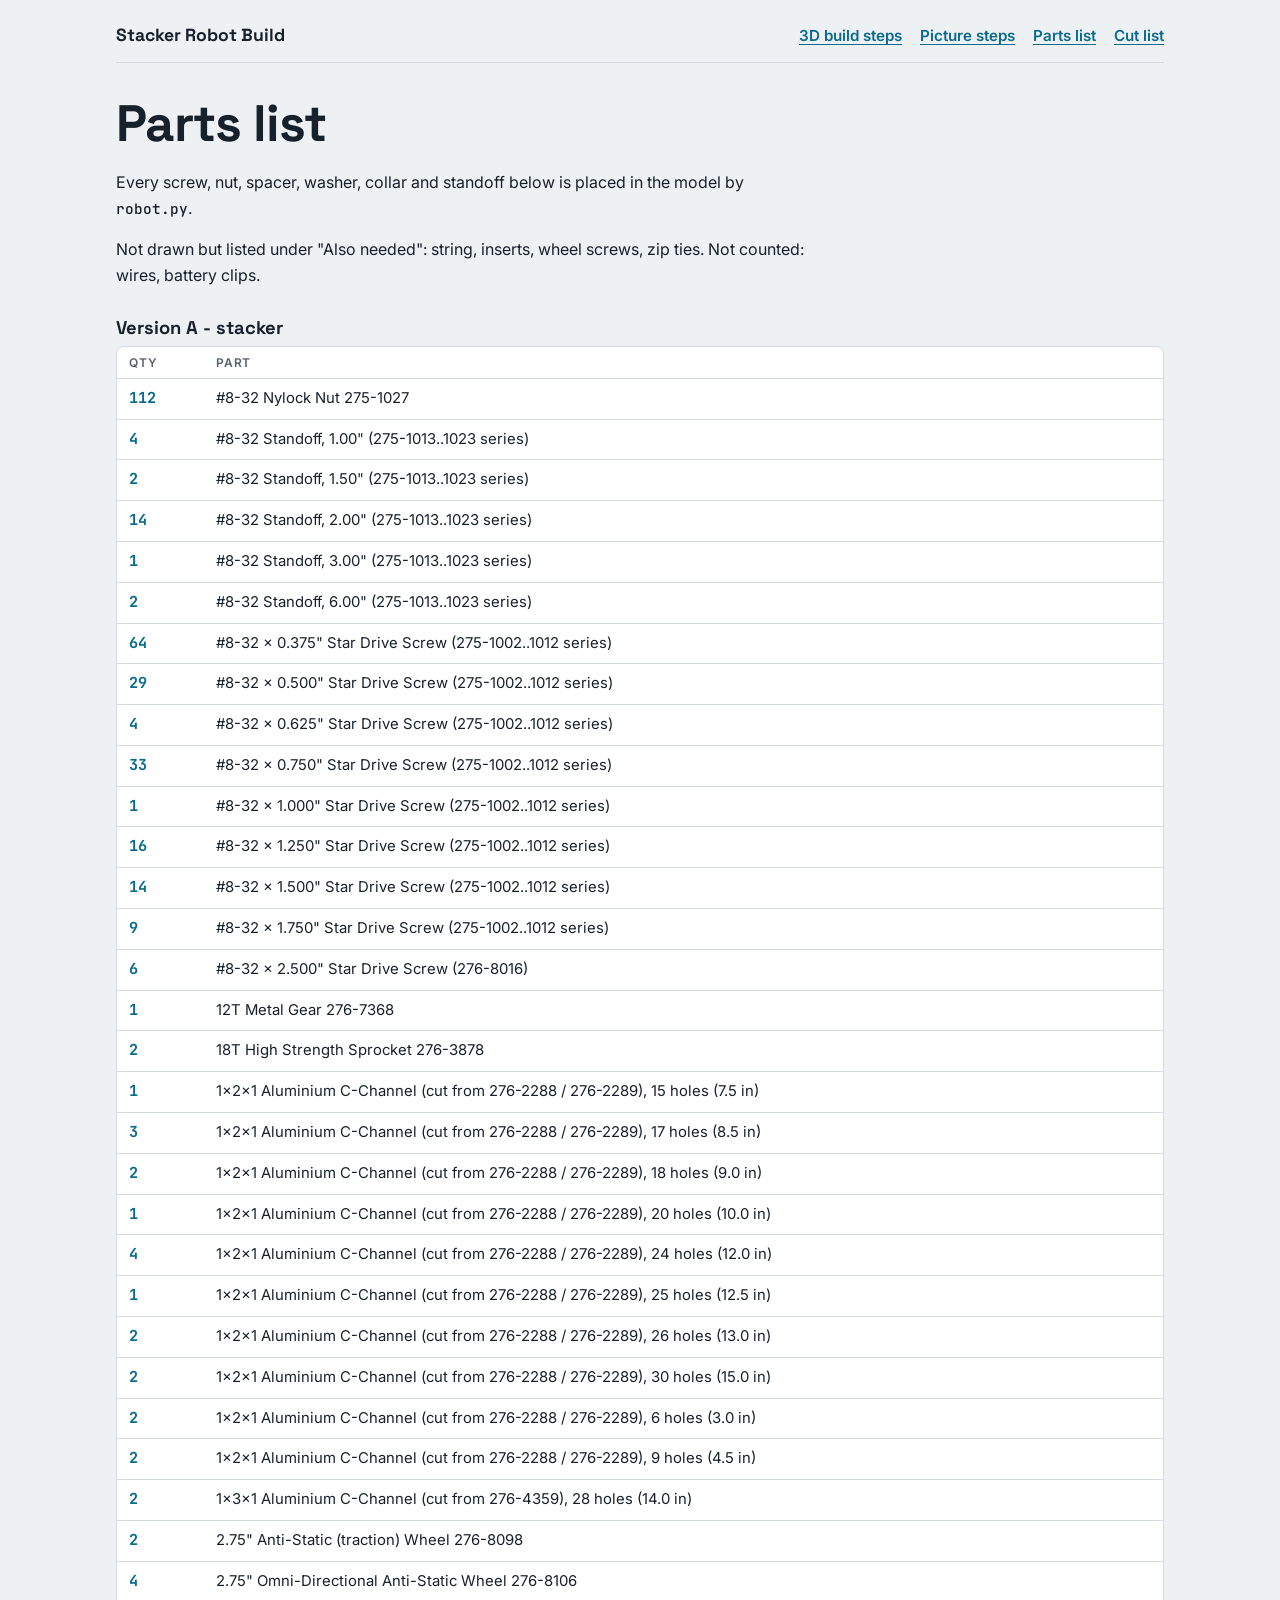
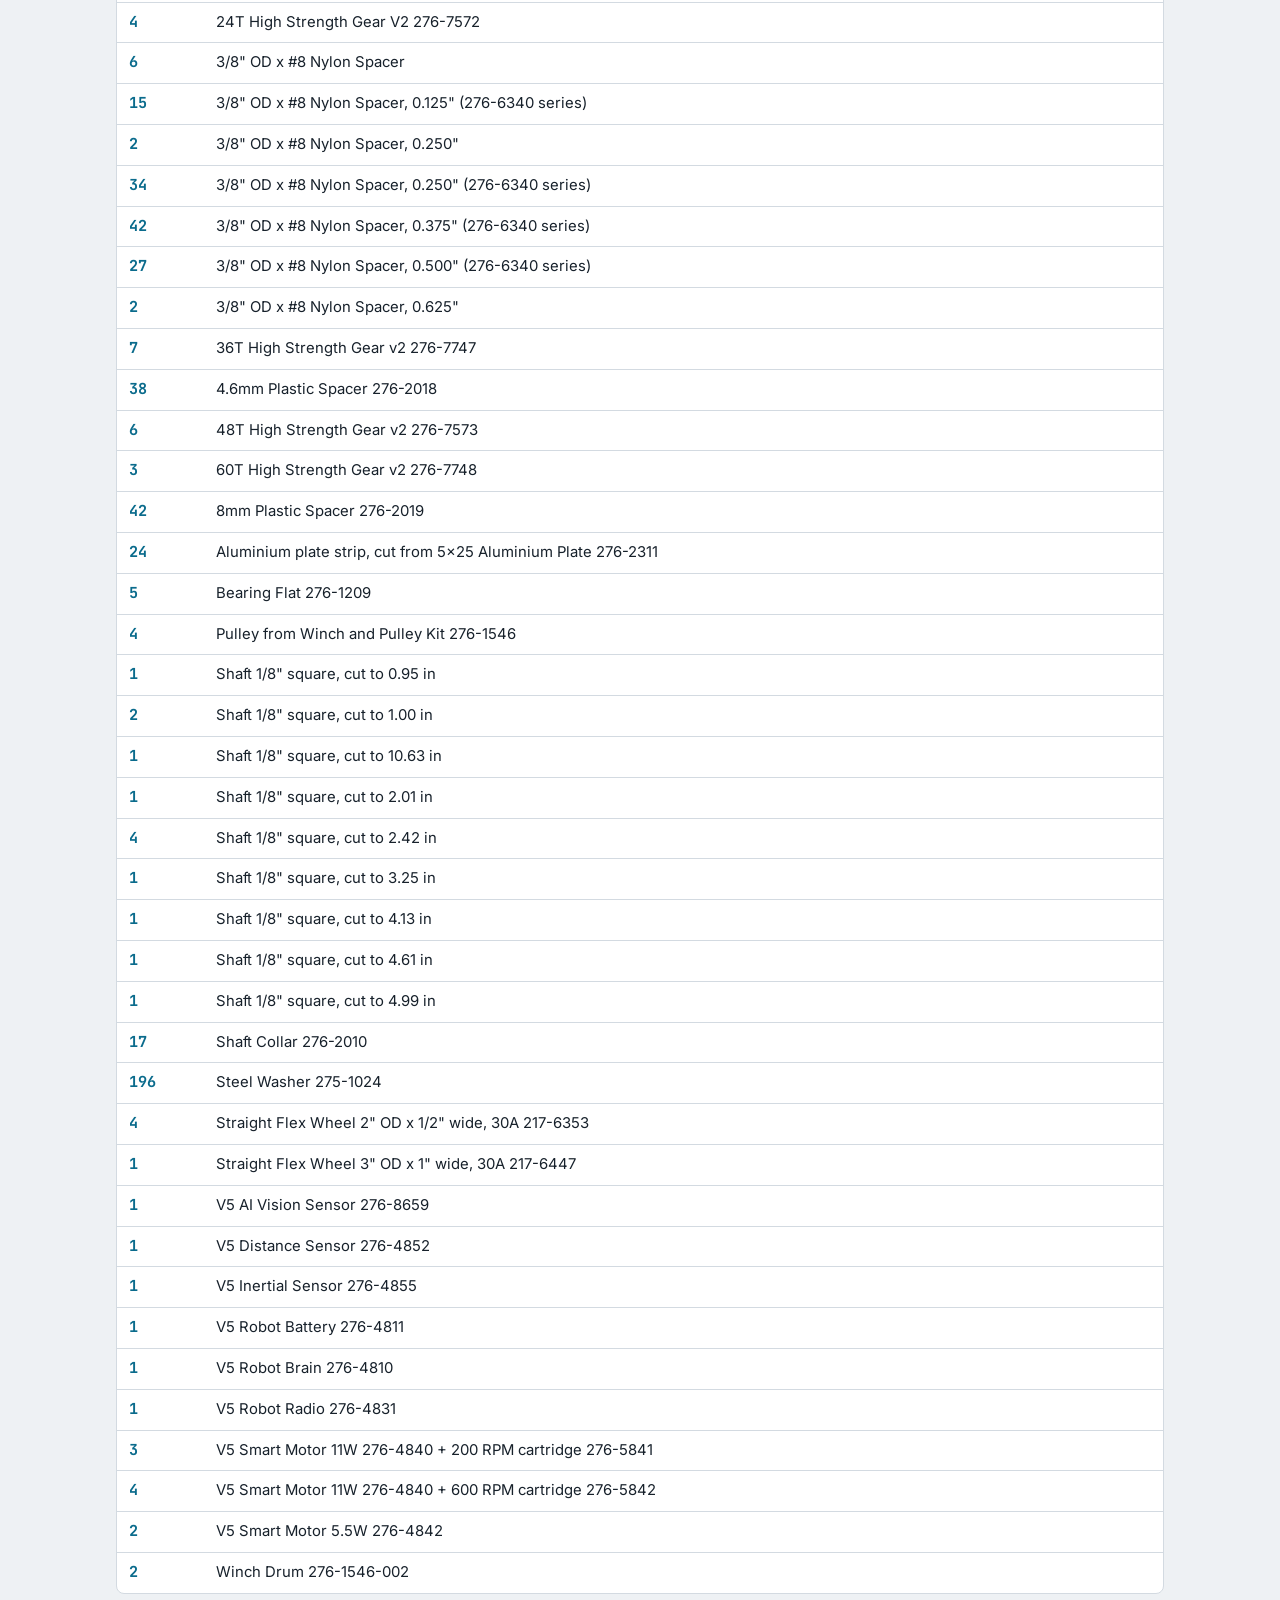
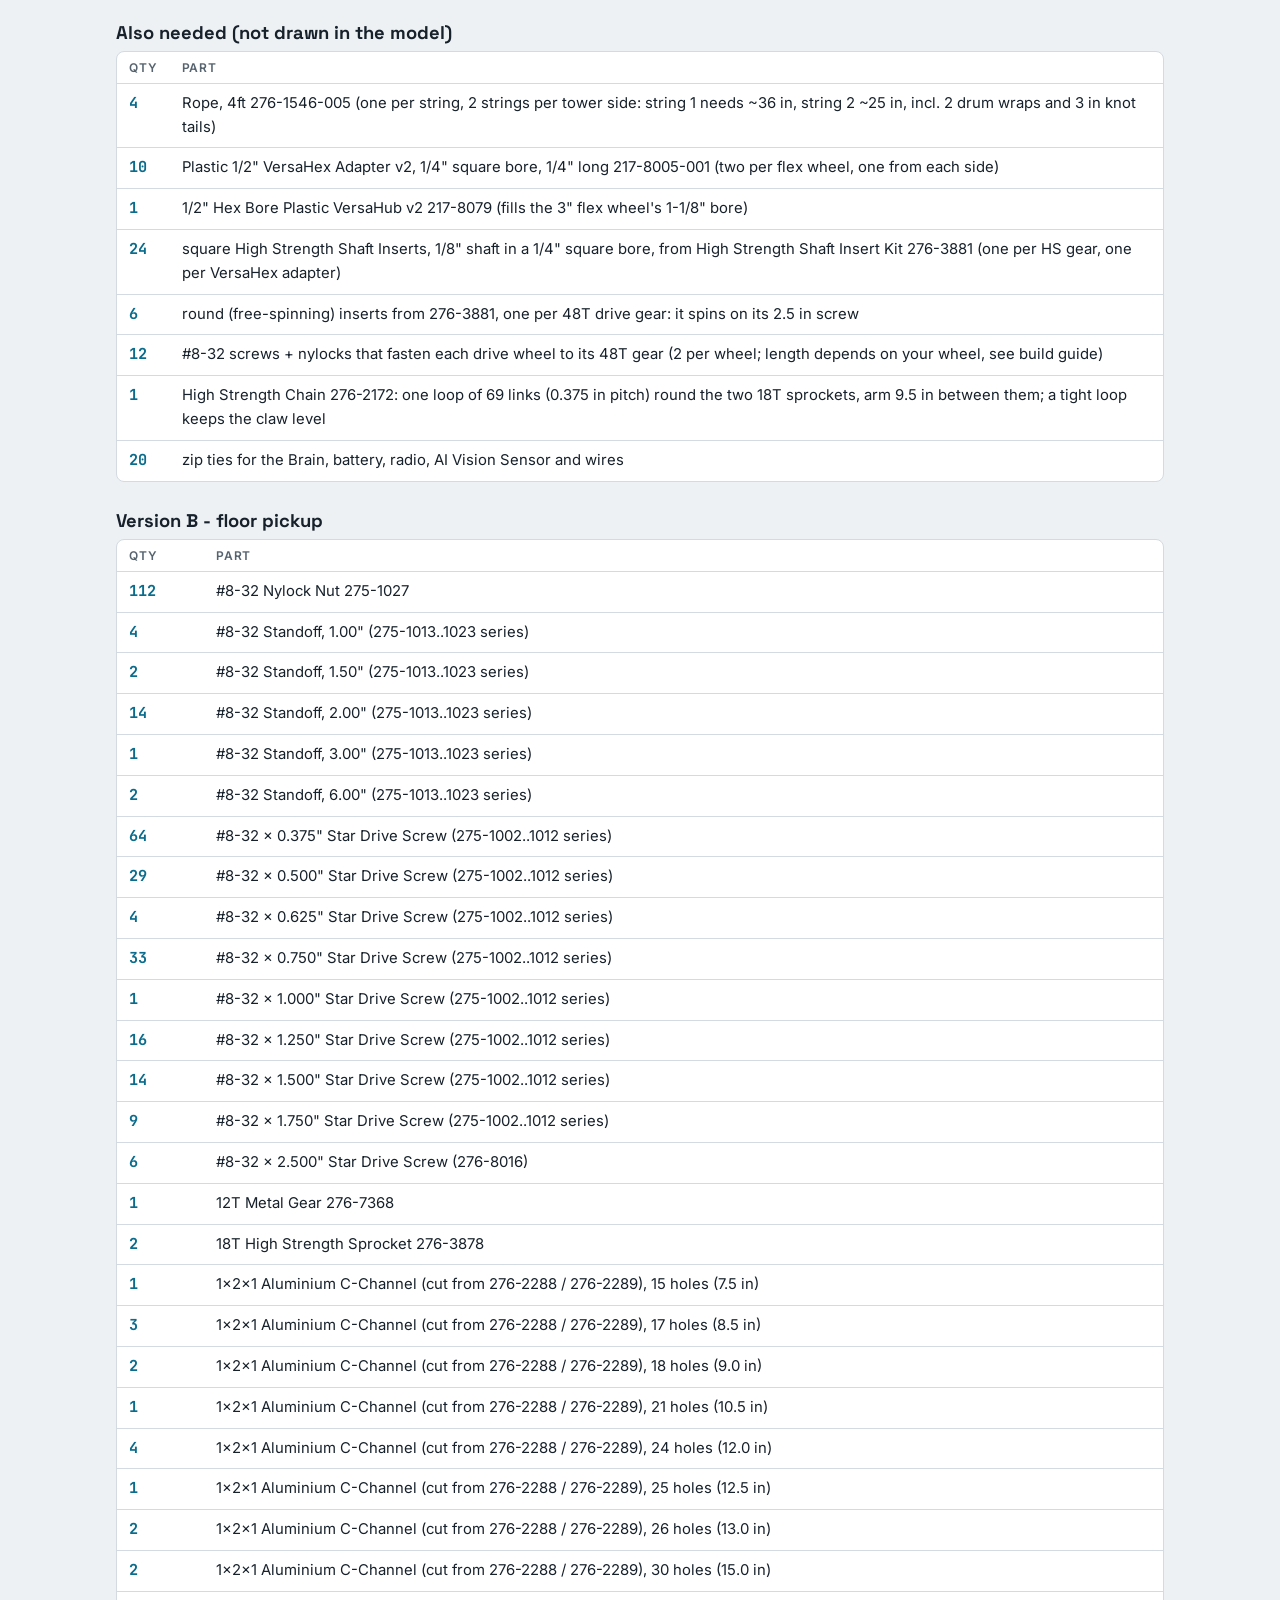
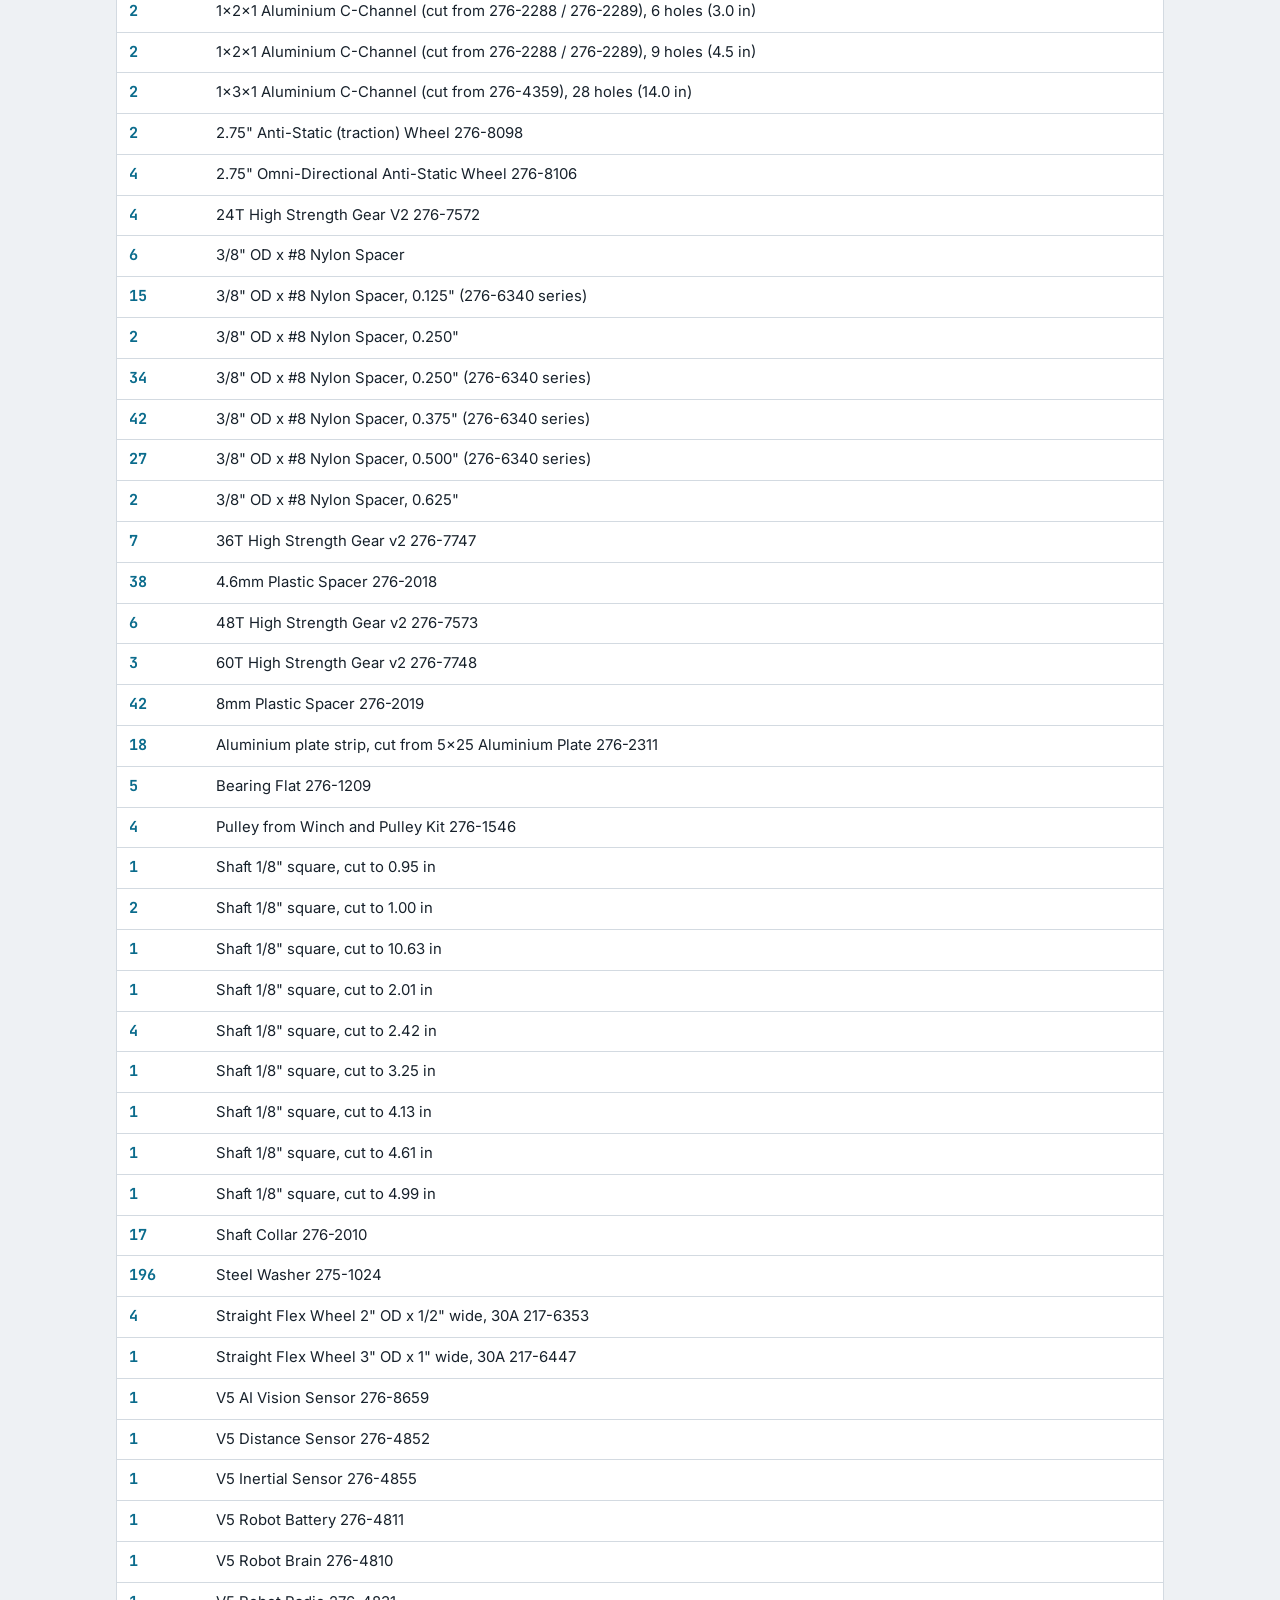
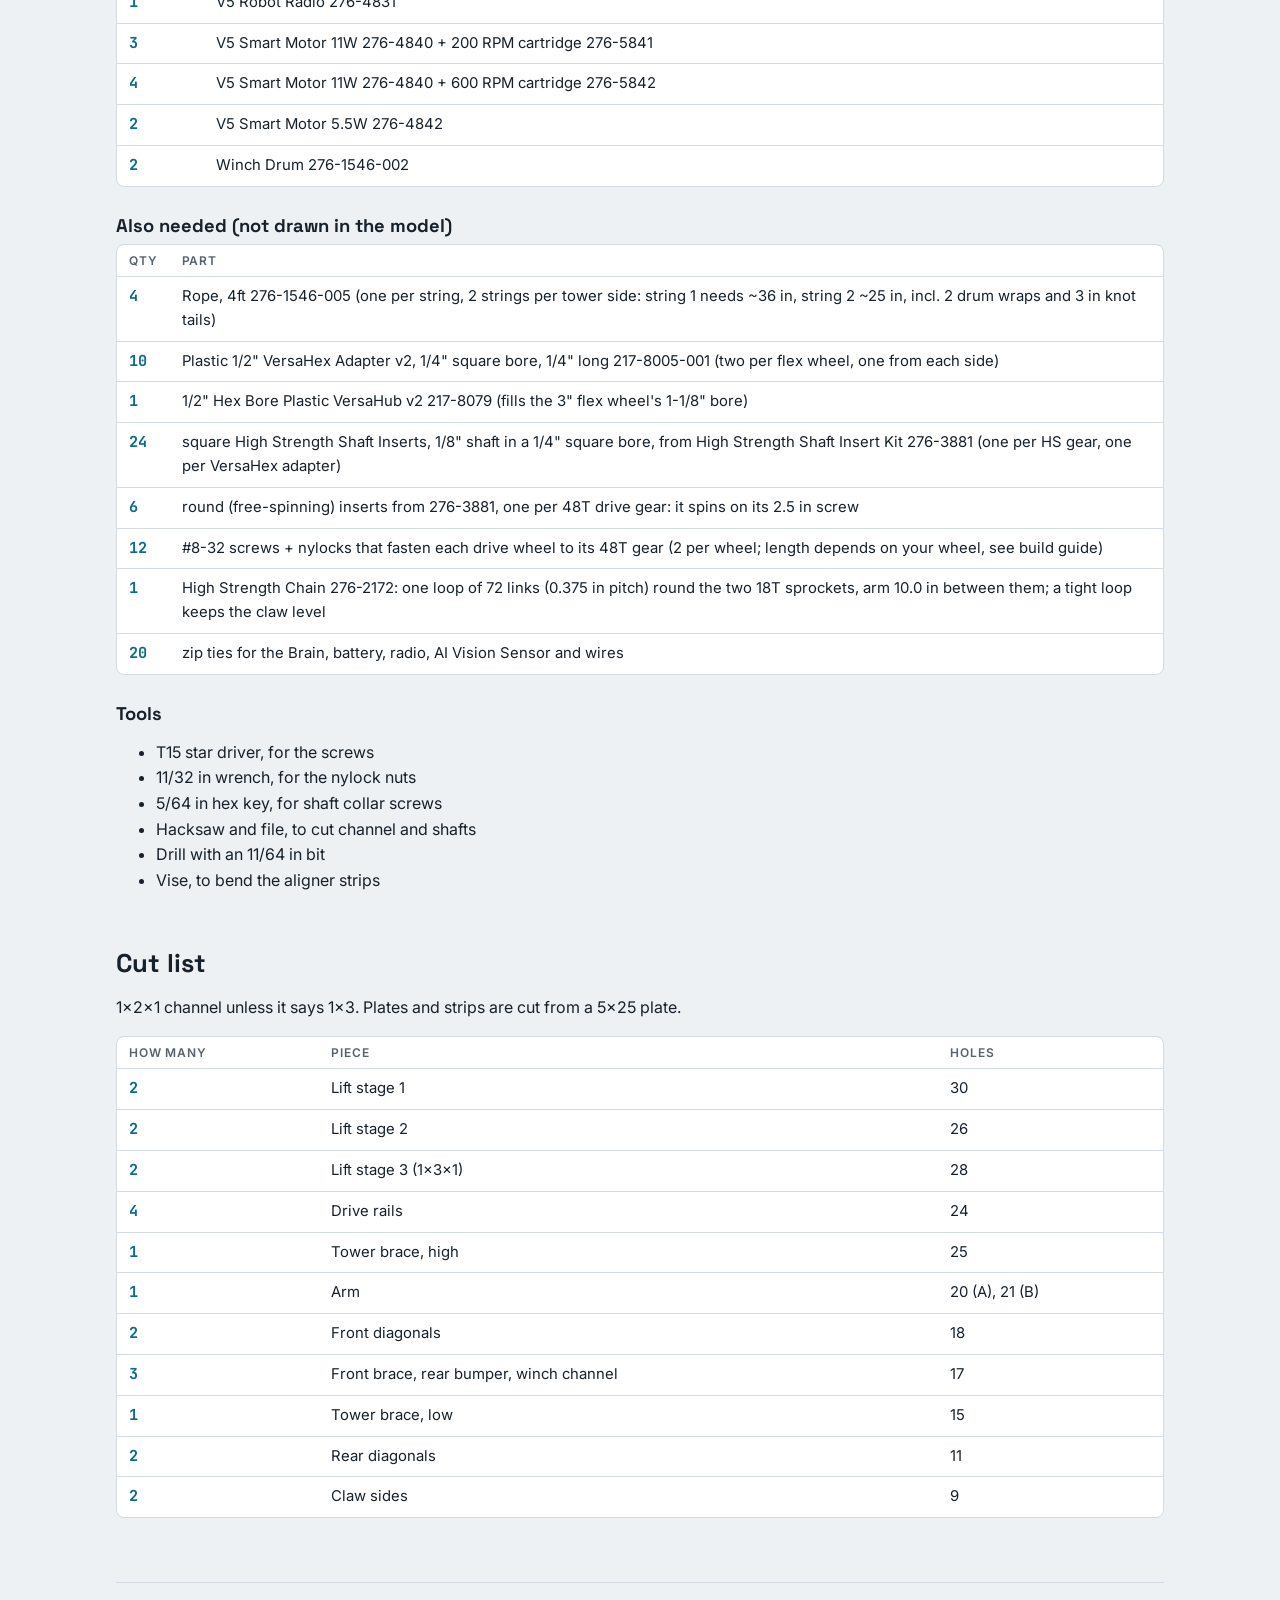
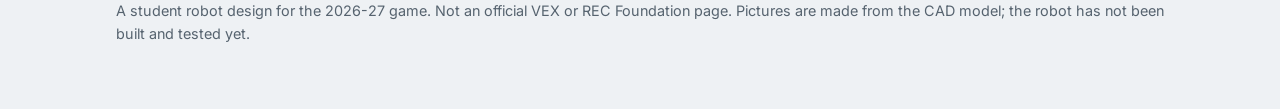
<file: parts.html>
<!doctype html>
<html lang="en"><head><meta charset="utf-8"><meta name="viewport" content="width=device-width, initial-scale=1">
<title>Parts List</title><meta name="description" content="Every part for the stacker robot, with counts.">
<link rel="preconnect" href="https://fonts.googleapis.com"><link rel="preconnect" href="https://fonts.gstatic.com" crossorigin>
<link rel="stylesheet" href="https://fonts.googleapis.com/css2?family=Space+Grotesk:wght@500;700&family=Inter:wght@400;600&family=JetBrains+Mono:wght@500;700&display=swap">
<link rel="stylesheet" href="site.css"></head>
<body><div class="wrap">
<header class="site"><a class="home" href="./">Stacker Robot Build</a>
<nav aria-label="Site"><a href="./">3D build steps</a><a href="steps/">Picture steps</a><a href="parts.html">Parts list</a><a href="#cut">Cut list</a></nav></header>
<h1 style="margin-top:32px">Parts list</h1>
<p>Every screw, nut, spacer, washer, collar and standoff below is placed in the model by <code>robot.py</code>.</p>
<p>Not drawn but listed under "Also needed": string, inserts, wheel screws, zip ties. Not counted: wires, battery clips.</p>
<h3>Version A - stacker</h3>
<div class="scroll"><table><thead><tr><th>Qty</th><th>Part</th></tr></thead><tbody><tr><td>112</td><td>#8-32 Nylock Nut 275-1027</td></tr><tr><td>4</td><td>#8-32 Standoff, 1.00" (275-1013..1023 series)</td></tr><tr><td>2</td><td>#8-32 Standoff, 1.50" (275-1013..1023 series)</td></tr><tr><td>14</td><td>#8-32 Standoff, 2.00" (275-1013..1023 series)</td></tr><tr><td>1</td><td>#8-32 Standoff, 3.00" (275-1013..1023 series)</td></tr><tr><td>2</td><td>#8-32 Standoff, 6.00" (275-1013..1023 series)</td></tr><tr><td>64</td><td>#8-32 x 0.375" Star Drive Screw (275-1002..1012 series)</td></tr><tr><td>29</td><td>#8-32 x 0.500" Star Drive Screw (275-1002..1012 series)</td></tr><tr><td>4</td><td>#8-32 x 0.625" Star Drive Screw (275-1002..1012 series)</td></tr><tr><td>33</td><td>#8-32 x 0.750" Star Drive Screw (275-1002..1012 series)</td></tr><tr><td>1</td><td>#8-32 x 1.000" Star Drive Screw (275-1002..1012 series)</td></tr><tr><td>16</td><td>#8-32 x 1.250" Star Drive Screw (275-1002..1012 series)</td></tr><tr><td>14</td><td>#8-32 x 1.500" Star Drive Screw (275-1002..1012 series)</td></tr><tr><td>9</td><td>#8-32 x 1.750" Star Drive Screw (275-1002..1012 series)</td></tr><tr><td>6</td><td>#8-32 x 2.500" Star Drive Screw (276-8016)</td></tr><tr><td>1</td><td>12T Metal Gear 276-7368</td></tr><tr><td>2</td><td>18T High Strength Sprocket 276-3878</td></tr><tr><td>1</td><td>1x2x1 Aluminium C-Channel (cut from 276-2288 / 276-2289), 15 holes (7.5 in)</td></tr><tr><td>3</td><td>1x2x1 Aluminium C-Channel (cut from 276-2288 / 276-2289), 17 holes (8.5 in)</td></tr><tr><td>2</td><td>1x2x1 Aluminium C-Channel (cut from 276-2288 / 276-2289), 18 holes (9.0 in)</td></tr><tr><td>1</td><td>1x2x1 Aluminium C-Channel (cut from 276-2288 / 276-2289), 20 holes (10.0 in)</td></tr><tr><td>4</td><td>1x2x1 Aluminium C-Channel (cut from 276-2288 / 276-2289), 24 holes (12.0 in)</td></tr><tr><td>1</td><td>1x2x1 Aluminium C-Channel (cut from 276-2288 / 276-2289), 25 holes (12.5 in)</td></tr><tr><td>2</td><td>1x2x1 Aluminium C-Channel (cut from 276-2288 / 276-2289), 26 holes (13.0 in)</td></tr><tr><td>2</td><td>1x2x1 Aluminium C-Channel (cut from 276-2288 / 276-2289), 30 holes (15.0 in)</td></tr><tr><td>2</td><td>1x2x1 Aluminium C-Channel (cut from 276-2288 / 276-2289), 6 holes (3.0 in)</td></tr><tr><td>2</td><td>1x2x1 Aluminium C-Channel (cut from 276-2288 / 276-2289), 9 holes (4.5 in)</td></tr><tr><td>2</td><td>1x3x1 Aluminium C-Channel (cut from 276-4359), 28 holes (14.0 in)</td></tr><tr><td>2</td><td>2.75" Anti-Static (traction) Wheel 276-8098</td></tr><tr><td>4</td><td>2.75" Omni-Directional Anti-Static Wheel 276-8106</td></tr><tr><td>4</td><td>24T High Strength Gear V2 276-7572</td></tr><tr><td>6</td><td>3/8" OD x #8 Nylon Spacer</td></tr><tr><td>15</td><td>3/8" OD x #8 Nylon Spacer, 0.125" (276-6340 series)</td></tr><tr><td>2</td><td>3/8" OD x #8 Nylon Spacer, 0.250"</td></tr><tr><td>34</td><td>3/8" OD x #8 Nylon Spacer, 0.250" (276-6340 series)</td></tr><tr><td>42</td><td>3/8" OD x #8 Nylon Spacer, 0.375" (276-6340 series)</td></tr><tr><td>27</td><td>3/8" OD x #8 Nylon Spacer, 0.500" (276-6340 series)</td></tr><tr><td>2</td><td>3/8" OD x #8 Nylon Spacer, 0.625"</td></tr><tr><td>7</td><td>36T High Strength Gear v2 276-7747</td></tr><tr><td>38</td><td>4.6mm Plastic Spacer 276-2018</td></tr><tr><td>6</td><td>48T High Strength Gear v2 276-7573</td></tr><tr><td>3</td><td>60T High Strength Gear v2 276-7748</td></tr><tr><td>42</td><td>8mm Plastic Spacer 276-2019</td></tr><tr><td>24</td><td>Aluminium plate strip, cut from 5x25 Aluminium Plate 276-2311</td></tr><tr><td>5</td><td>Bearing Flat 276-1209</td></tr><tr><td>4</td><td>Pulley from Winch and Pulley Kit 276-1546</td></tr><tr><td>1</td><td>Shaft 1/8" square, cut to 0.95 in</td></tr><tr><td>2</td><td>Shaft 1/8" square, cut to 1.00 in</td></tr><tr><td>1</td><td>Shaft 1/8" square, cut to 10.63 in</td></tr><tr><td>1</td><td>Shaft 1/8" square, cut to 2.01 in</td></tr><tr><td>4</td><td>Shaft 1/8" square, cut to 2.42 in</td></tr><tr><td>1</td><td>Shaft 1/8" square, cut to 3.25 in</td></tr><tr><td>1</td><td>Shaft 1/8" square, cut to 4.13 in</td></tr><tr><td>1</td><td>Shaft 1/8" square, cut to 4.61 in</td></tr><tr><td>1</td><td>Shaft 1/8" square, cut to 4.99 in</td></tr><tr><td>17</td><td>Shaft Collar 276-2010</td></tr><tr><td>196</td><td>Steel Washer 275-1024</td></tr><tr><td>4</td><td>Straight Flex Wheel 2" OD x 1/2" wide, 30A 217-6353</td></tr><tr><td>1</td><td>Straight Flex Wheel 3" OD x 1" wide, 30A 217-6447</td></tr><tr><td>1</td><td>V5 AI Vision Sensor 276-8659</td></tr><tr><td>1</td><td>V5 Distance Sensor 276-4852</td></tr><tr><td>1</td><td>V5 Inertial Sensor 276-4855</td></tr><tr><td>1</td><td>V5 Robot Battery 276-4811</td></tr><tr><td>1</td><td>V5 Robot Brain 276-4810</td></tr><tr><td>1</td><td>V5 Robot Radio 276-4831</td></tr><tr><td>3</td><td>V5 Smart Motor 11W 276-4840 + 200 RPM cartridge 276-5841</td></tr><tr><td>4</td><td>V5 Smart Motor 11W 276-4840 + 600 RPM cartridge 276-5842</td></tr><tr><td>2</td><td>V5 Smart Motor 5.5W 276-4842</td></tr><tr><td>2</td><td>Winch Drum 276-1546-002</td></tr></tbody></table></div>
<h3>Also needed (not drawn in the model)</h3>
<div class="scroll"><table><thead><tr><th>Qty</th><th>Part</th></tr></thead><tbody><tr><td>4</td><td>Rope, 4ft 276-1546-005 (one per string, 2 strings per tower side: string 1 needs ~36 in, string 2 ~25 in, incl. 2 drum wraps and 3 in knot tails)</td></tr><tr><td>10</td><td>Plastic 1/2" VersaHex Adapter v2, 1/4" square bore, 1/4" long 217-8005-001 (two per flex wheel, one from each side)</td></tr><tr><td>1</td><td>1/2" Hex Bore Plastic VersaHub v2 217-8079 (fills the 3" flex wheel's 1-1/8" bore)</td></tr><tr><td>24</td><td>square High Strength Shaft Inserts, 1/8" shaft in a 1/4" square bore, from High Strength Shaft Insert Kit 276-3881 (one per HS gear, one per VersaHex adapter)</td></tr><tr><td>6</td><td>round (free-spinning) inserts from 276-3881, one per 48T drive gear: it spins on its 2.5 in screw</td></tr><tr><td>12</td><td>#8-32 screws + nylocks that fasten each drive wheel to its 48T gear (2 per wheel; length depends on your wheel, see build guide)</td></tr><tr><td>1</td><td>High Strength Chain 276-2172: one loop of 69 links (0.375 in pitch) round the two 18T sprockets, arm 9.5 in between them; a tight loop keeps the claw level</td></tr><tr><td>20</td><td>zip ties for the Brain, battery, radio, AI Vision Sensor and wires</td></tr></tbody></table></div>
<h3>Version B - floor pickup</h3>
<div class="scroll"><table><thead><tr><th>Qty</th><th>Part</th></tr></thead><tbody><tr><td>112</td><td>#8-32 Nylock Nut 275-1027</td></tr><tr><td>4</td><td>#8-32 Standoff, 1.00" (275-1013..1023 series)</td></tr><tr><td>2</td><td>#8-32 Standoff, 1.50" (275-1013..1023 series)</td></tr><tr><td>14</td><td>#8-32 Standoff, 2.00" (275-1013..1023 series)</td></tr><tr><td>1</td><td>#8-32 Standoff, 3.00" (275-1013..1023 series)</td></tr><tr><td>2</td><td>#8-32 Standoff, 6.00" (275-1013..1023 series)</td></tr><tr><td>64</td><td>#8-32 x 0.375" Star Drive Screw (275-1002..1012 series)</td></tr><tr><td>29</td><td>#8-32 x 0.500" Star Drive Screw (275-1002..1012 series)</td></tr><tr><td>4</td><td>#8-32 x 0.625" Star Drive Screw (275-1002..1012 series)</td></tr><tr><td>33</td><td>#8-32 x 0.750" Star Drive Screw (275-1002..1012 series)</td></tr><tr><td>1</td><td>#8-32 x 1.000" Star Drive Screw (275-1002..1012 series)</td></tr><tr><td>16</td><td>#8-32 x 1.250" Star Drive Screw (275-1002..1012 series)</td></tr><tr><td>14</td><td>#8-32 x 1.500" Star Drive Screw (275-1002..1012 series)</td></tr><tr><td>9</td><td>#8-32 x 1.750" Star Drive Screw (275-1002..1012 series)</td></tr><tr><td>6</td><td>#8-32 x 2.500" Star Drive Screw (276-8016)</td></tr><tr><td>1</td><td>12T Metal Gear 276-7368</td></tr><tr><td>2</td><td>18T High Strength Sprocket 276-3878</td></tr><tr><td>1</td><td>1x2x1 Aluminium C-Channel (cut from 276-2288 / 276-2289), 15 holes (7.5 in)</td></tr><tr><td>3</td><td>1x2x1 Aluminium C-Channel (cut from 276-2288 / 276-2289), 17 holes (8.5 in)</td></tr><tr><td>2</td><td>1x2x1 Aluminium C-Channel (cut from 276-2288 / 276-2289), 18 holes (9.0 in)</td></tr><tr><td>1</td><td>1x2x1 Aluminium C-Channel (cut from 276-2288 / 276-2289), 21 holes (10.5 in)</td></tr><tr><td>4</td><td>1x2x1 Aluminium C-Channel (cut from 276-2288 / 276-2289), 24 holes (12.0 in)</td></tr><tr><td>1</td><td>1x2x1 Aluminium C-Channel (cut from 276-2288 / 276-2289), 25 holes (12.5 in)</td></tr><tr><td>2</td><td>1x2x1 Aluminium C-Channel (cut from 276-2288 / 276-2289), 26 holes (13.0 in)</td></tr><tr><td>2</td><td>1x2x1 Aluminium C-Channel (cut from 276-2288 / 276-2289), 30 holes (15.0 in)</td></tr><tr><td>2</td><td>1x2x1 Aluminium C-Channel (cut from 276-2288 / 276-2289), 6 holes (3.0 in)</td></tr><tr><td>2</td><td>1x2x1 Aluminium C-Channel (cut from 276-2288 / 276-2289), 9 holes (4.5 in)</td></tr><tr><td>2</td><td>1x3x1 Aluminium C-Channel (cut from 276-4359), 28 holes (14.0 in)</td></tr><tr><td>2</td><td>2.75" Anti-Static (traction) Wheel 276-8098</td></tr><tr><td>4</td><td>2.75" Omni-Directional Anti-Static Wheel 276-8106</td></tr><tr><td>4</td><td>24T High Strength Gear V2 276-7572</td></tr><tr><td>6</td><td>3/8" OD x #8 Nylon Spacer</td></tr><tr><td>15</td><td>3/8" OD x #8 Nylon Spacer, 0.125" (276-6340 series)</td></tr><tr><td>2</td><td>3/8" OD x #8 Nylon Spacer, 0.250"</td></tr><tr><td>34</td><td>3/8" OD x #8 Nylon Spacer, 0.250" (276-6340 series)</td></tr><tr><td>42</td><td>3/8" OD x #8 Nylon Spacer, 0.375" (276-6340 series)</td></tr><tr><td>27</td><td>3/8" OD x #8 Nylon Spacer, 0.500" (276-6340 series)</td></tr><tr><td>2</td><td>3/8" OD x #8 Nylon Spacer, 0.625"</td></tr><tr><td>7</td><td>36T High Strength Gear v2 276-7747</td></tr><tr><td>38</td><td>4.6mm Plastic Spacer 276-2018</td></tr><tr><td>6</td><td>48T High Strength Gear v2 276-7573</td></tr><tr><td>3</td><td>60T High Strength Gear v2 276-7748</td></tr><tr><td>42</td><td>8mm Plastic Spacer 276-2019</td></tr><tr><td>18</td><td>Aluminium plate strip, cut from 5x25 Aluminium Plate 276-2311</td></tr><tr><td>5</td><td>Bearing Flat 276-1209</td></tr><tr><td>4</td><td>Pulley from Winch and Pulley Kit 276-1546</td></tr><tr><td>1</td><td>Shaft 1/8" square, cut to 0.95 in</td></tr><tr><td>2</td><td>Shaft 1/8" square, cut to 1.00 in</td></tr><tr><td>1</td><td>Shaft 1/8" square, cut to 10.63 in</td></tr><tr><td>1</td><td>Shaft 1/8" square, cut to 2.01 in</td></tr><tr><td>4</td><td>Shaft 1/8" square, cut to 2.42 in</td></tr><tr><td>1</td><td>Shaft 1/8" square, cut to 3.25 in</td></tr><tr><td>1</td><td>Shaft 1/8" square, cut to 4.13 in</td></tr><tr><td>1</td><td>Shaft 1/8" square, cut to 4.61 in</td></tr><tr><td>1</td><td>Shaft 1/8" square, cut to 4.99 in</td></tr><tr><td>17</td><td>Shaft Collar 276-2010</td></tr><tr><td>196</td><td>Steel Washer 275-1024</td></tr><tr><td>4</td><td>Straight Flex Wheel 2" OD x 1/2" wide, 30A 217-6353</td></tr><tr><td>1</td><td>Straight Flex Wheel 3" OD x 1" wide, 30A 217-6447</td></tr><tr><td>1</td><td>V5 AI Vision Sensor 276-8659</td></tr><tr><td>1</td><td>V5 Distance Sensor 276-4852</td></tr><tr><td>1</td><td>V5 Inertial Sensor 276-4855</td></tr><tr><td>1</td><td>V5 Robot Battery 276-4811</td></tr><tr><td>1</td><td>V5 Robot Brain 276-4810</td></tr><tr><td>1</td><td>V5 Robot Radio 276-4831</td></tr><tr><td>3</td><td>V5 Smart Motor 11W 276-4840 + 200 RPM cartridge 276-5841</td></tr><tr><td>4</td><td>V5 Smart Motor 11W 276-4840 + 600 RPM cartridge 276-5842</td></tr><tr><td>2</td><td>V5 Smart Motor 5.5W 276-4842</td></tr><tr><td>2</td><td>Winch Drum 276-1546-002</td></tr></tbody></table></div>
<h3>Also needed (not drawn in the model)</h3>
<div class="scroll"><table><thead><tr><th>Qty</th><th>Part</th></tr></thead><tbody><tr><td>4</td><td>Rope, 4ft 276-1546-005 (one per string, 2 strings per tower side: string 1 needs ~36 in, string 2 ~25 in, incl. 2 drum wraps and 3 in knot tails)</td></tr><tr><td>10</td><td>Plastic 1/2" VersaHex Adapter v2, 1/4" square bore, 1/4" long 217-8005-001 (two per flex wheel, one from each side)</td></tr><tr><td>1</td><td>1/2" Hex Bore Plastic VersaHub v2 217-8079 (fills the 3" flex wheel's 1-1/8" bore)</td></tr><tr><td>24</td><td>square High Strength Shaft Inserts, 1/8" shaft in a 1/4" square bore, from High Strength Shaft Insert Kit 276-3881 (one per HS gear, one per VersaHex adapter)</td></tr><tr><td>6</td><td>round (free-spinning) inserts from 276-3881, one per 48T drive gear: it spins on its 2.5 in screw</td></tr><tr><td>12</td><td>#8-32 screws + nylocks that fasten each drive wheel to its 48T gear (2 per wheel; length depends on your wheel, see build guide)</td></tr><tr><td>1</td><td>High Strength Chain 276-2172: one loop of 72 links (0.375 in pitch) round the two 18T sprockets, arm 10.0 in between them; a tight loop keeps the claw level</td></tr><tr><td>20</td><td>zip ties for the Brain, battery, radio, AI Vision Sensor and wires</td></tr></tbody></table></div>
<h3 id="tools">Tools</h3>
<ul><li>T15 star driver, for the screws</li><li>11/32 in wrench, for the nylock nuts</li>
<li>5/64 in hex key, for shaft collar screws</li><li>Hacksaw and file, to cut channel and shafts</li>
<li>Drill with an 11/64 in bit</li><li>Vise, to bend the aligner strips</li></ul>
<h2 id="cut">Cut list</h2>
<p>1x2x1 channel unless it says 1x3. Plates and strips are cut from a 5x25 plate.</p>
<div class="scroll"><table><thead><tr><th>How many</th><th>Piece</th><th>Holes</th></tr></thead><tbody>
<tr><td>2</td><td>Lift stage 1</td><td>30</td></tr>
<tr><td>2</td><td>Lift stage 2</td><td>26</td></tr>
<tr><td>2</td><td>Lift stage 3 (1x3x1)</td><td>28</td></tr>
<tr><td>4</td><td>Drive rails</td><td>24</td></tr>
<tr><td>1</td><td>Tower brace, high</td><td>25</td></tr>
<tr><td>1</td><td>Arm</td><td>20 (A), 21 (B)</td></tr>
<tr><td>2</td><td>Front diagonals</td><td>18</td></tr>
<tr><td>3</td><td>Front brace, rear bumper, winch channel</td><td>17</td></tr>
<tr><td>1</td><td>Tower brace, low</td><td>15</td></tr>
<tr><td>2</td><td>Rear diagonals</td><td>11</td></tr>
<tr><td>2</td><td>Claw sides</td><td>9</td></tr>
</tbody></table></div>
<footer>A student robot design for the 2026-27 game. Not an official VEX or REC Foundation page. Pictures are made from the CAD model; the robot has not been built and tested yet.</footer>
</div></body></html>
</file>
<file: site.css>
:root { --bg:#eef1f4; --panel:#fff; --ink:#17212b; --muted:#56636f; --line:#d3dae1; --accent:#0a6b8c; --accent-ink:#fff;
  --warn:#8a4300; --warn-bg:#fbeadb;
  --f-head:"Space Grotesk","Segoe UI",system-ui,sans-serif; --f-body:"Inter","Segoe UI",system-ui,sans-serif;
  --f-mono:"JetBrains Mono",ui-monospace,Consolas,monospace; color-scheme: light; }
@media (prefers-color-scheme: dark) { :root:not([data-theme="light"]) { --bg:#11171d; --panel:#1a222a; --ink:#e6ecf1;
  --muted:#9aa8b5; --line:#2c3742; --accent:#4fb3d6; --accent-ink:#0b1a21; --warn:#f0a25f; --warn-bg:#3a2616; color-scheme: dark } }
:root[data-theme="dark"] { --bg:#11171d; --panel:#1a222a; --ink:#e6ecf1; --muted:#9aa8b5; --line:#2c3742; --accent:#4fb3d6;
  --accent-ink:#0b1a21; --warn:#f0a25f; --warn-bg:#3a2616; color-scheme: dark }
* { box-sizing: border-box }
body { margin:0; background:var(--bg); color:var(--ink); font:16px/1.6 var(--f-body); }
::selection { background:var(--accent); color:var(--accent-ink) }
a { color:var(--accent); text-underline-offset:3px }
a:focus-visible, video:focus-visible { outline:3px solid var(--warn); outline-offset:2px; border-radius:4px }
.wrap { max-width:1080px; margin:0 auto; padding:24px max(16px, env(safe-area-inset-left)) 64px; }
header.site { display:flex; flex-wrap:wrap; gap:8px 24px; align-items:baseline; justify-content:space-between;
  padding-bottom:14px; border-bottom:1px solid var(--line); }
header.site a.home { font:700 1.1rem var(--f-head); color:var(--ink); text-decoration:none }
header.site nav { display:flex; flex-wrap:wrap; gap:4px 18px; font-weight:600; font-size:.95rem }
h1, h2, h3 { font-family:var(--f-head); text-wrap:balance; line-height:1.15 }
h1 { font-size:clamp(2rem, 5vw, 3.2rem); letter-spacing:-.02em; margin:0 0 12px }
h2 { font-size:1.6rem; margin:56px 0 12px }
h3 { font-size:1.15rem; margin:28px 0 8px }
p, li { max-width:70ch }
.hero { display:grid; grid-template-columns:minmax(0,1fr) minmax(0,1.1fr); gap:32px; align-items:center; margin-top:32px }
.hero p.lead { font-size:1.15rem; color:var(--muted) }
video, .shot { width:100%; height:auto; display:block; border-radius:10px; background:#1e222a }
.go { display:flex; flex-wrap:wrap; gap:10px; margin-top:20px }
.btn { display:inline-block; font:600 1rem var(--f-head); padding:12px 20px; border-radius:8px; text-decoration:none;
  border:1px solid var(--accent); background:var(--accent); color:var(--accent-ink) }
.btn.alt { background:transparent; color:var(--accent) }
.btn:hover { filter:brightness(1.08) }
.note { background:var(--warn-bg); color:var(--ink); border-radius:8px; padding:14px 18px; margin:16px 0 }
.note b { color:var(--warn) }
.two { display:grid; grid-template-columns:repeat(2, minmax(0,1fr)); gap:24px }
.fig figcaption { color:var(--muted); font-size:.9rem; margin-top:6px }
.scroll { overflow-x:auto; border:1px solid var(--line); border-radius:8px; background:var(--panel) }
table { border-collapse:collapse; width:100%; font-size:.93rem }
th, td { text-align:left; padding:8px 12px; border-bottom:1px solid var(--line); vertical-align:top }
th { font:600 .75rem var(--f-body); text-transform:uppercase; letter-spacing:.07em; color:var(--muted) }
tr:last-child td { border-bottom:0 }
td:first-child { font:700 .95rem var(--f-mono); color:var(--accent); font-variant-numeric:tabular-nums; white-space:nowrap }
code { font:500 .9em var(--f-mono) }
footer { margin-top:64px; padding-top:16px; border-top:1px solid var(--line); color:var(--muted); font-size:.9rem }
@media (max-width:780px) { .hero, .two { grid-template-columns:minmax(0,1fr) } h2 { margin-top:40px } }
</file>
